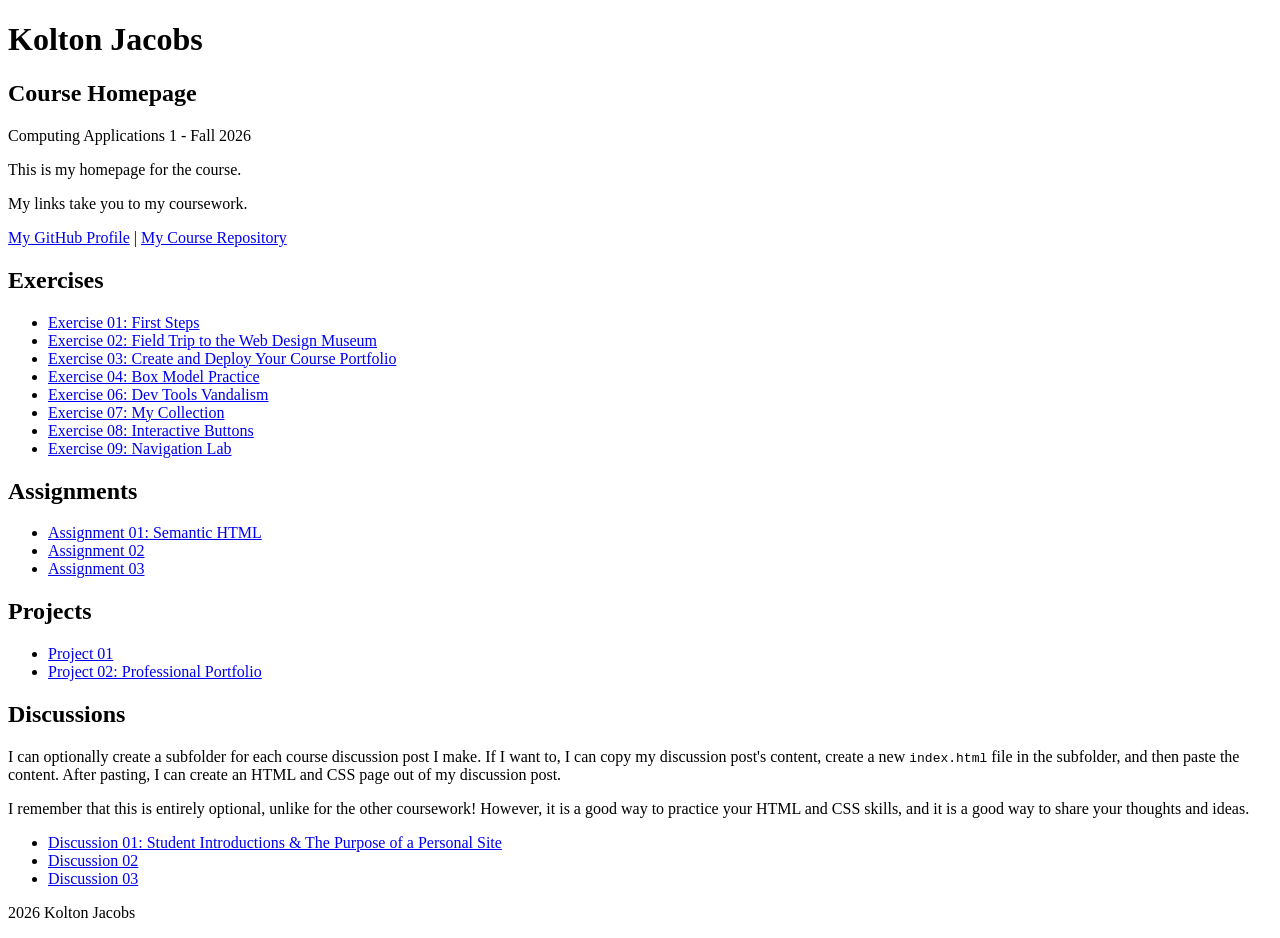
<file: index.html>
<!DOCTYPE html>

<html lang="en">
    <head>
        <meta charset="UTF-8" />
        <title>Course Homepage template</title>
        <meta charset="UTF-8" />
        <meta name="viewport" content="width=device-width, initial-scale=1.0" />
        <title>Kolton Jacobs - Course Homepage</title>
    </head>

    <body>
        <header>
            <h1>Kolton Jacobs</h1>
            <h2>Course Homepage</h2>
            <p>Computing Applications 1 - Fall 2026</p>
            <p>This is my homepage for the course.</p>
            <p>My links take you to my coursework.</p>
            <nav>
                <a href="https://github.com/Kolton-Jacobs">My GitHub Profile</a>
                |
                <a href="https://github.com/Kolton-Jacobs/Course-Portfolio">
                    My Course Repository
                </a>
            </nav>
        </header>

        <main>
            <section>
                <h2>Exercises</h2>
                <ul>
                    </li>
                    <li><a href="exercise-01/">Exercise 01: First Steps</a></li>
                    <li><a href="exercise-02/">Exercise 02: Field Trip to the Web Design Museum</a></li>
                    <li><a href="exercise-03/">Exercise 03: Create and Deploy Your Course Portfolio</a></li>
                    <li><a href="exercise-04/">Exercise 04: Box Model Practice</a></li>
                    <li><a href="exercise-06/">Exercise 06: Dev Tools Vandalism</a></li>
                    <li><a href="exercise-07/">Exercise 07: My Collection</a></li>
                    <li><a href="exercise-08/">Exercise 08: Interactive Buttons</a></li>
                    <li><a href="exercise-09/">Exercise 09: Navigation Lab</a></li>


                </ul>
            </section>

            <section>
                <h2>Assignments</h2>
                <ul>
                    </li>
                    <li><a href="assignment-01/">Assignment 01: Semantic HTML</a></li>
                    <li><a href="assignment-02/">Assignment 02</a></li>
                    <li><a href="assignment-03/">Assignment 03</a></li> 

                </ul>
            </section>

            <section>
                <h2>Projects</h2>
                <ul>
                    </li>
                    <li><a href="project-01/">Project 01</a></li>
                    <li><a href="project-02/">Project 02: Professional Portfolio</a></li>
                    
                </ul>
            </section>

            <section>
                <h2>Discussions</h2>
                <p>
                    I can optionally create a subfolder for each course
                    discussion post I make. If I want to, I can copy my
                    discussion post's content, create a new
                    <code>index.html</code>
                    file in the subfolder, and then paste the content. After
                    pasting, I can create an HTML and CSS page out of my
                    discussion post.
                </p>
                <p>
                    I remember that this is entirely optional, unlike for the
                    other coursework! However, it is a good way to practice your
                    HTML and CSS skills, and it is a good way to share your
                    thoughts and ideas.
                </p>
                <ul>
                    </li>
                    <li><a href="discussion-01/">Discussion 01: Student Introductions & The Purpose of a Personal Site</a></li>
                    <li><a href="discussion-02/">Discussion 02</a></li>
                    <li><a href="discussion-03/">Discussion 03</a></li>
                </ul>
            </section>
        </main>

        <footer>
            <p>2026 Kolton Jacobs</p>
        </footer>
    </body>
</html>
</file>
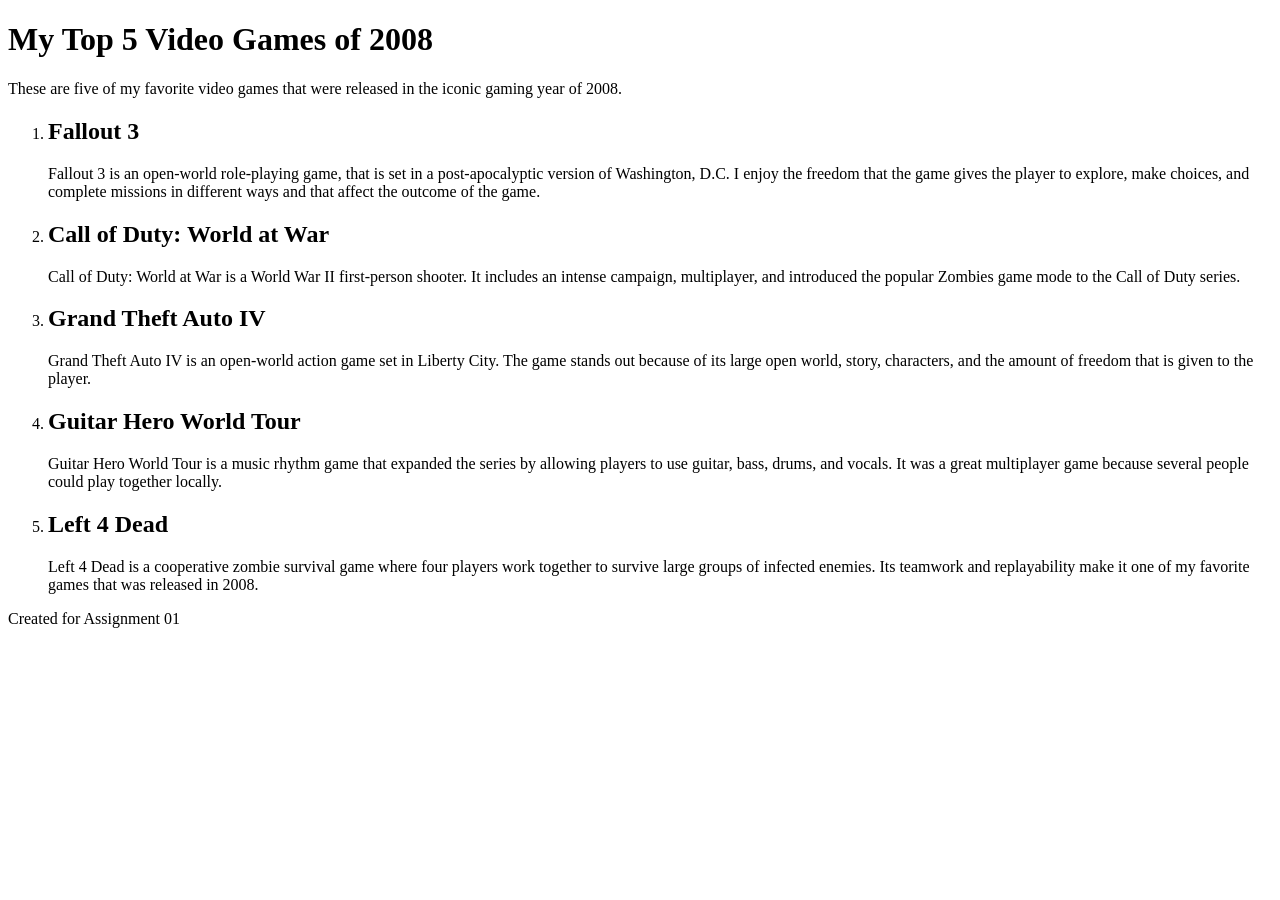
<file: Assignment 01: Semantic HTML /index.html>
<!DOCTYPE html>
<html lang="en">

<head>
  <meta charset="UTF-8">
  <meta name="viewport" content="width=device-width, initial-scale=1.0">
  <title>My top 5 Video Games of 2008</title>
</head>

<body>

  <header>
    <h1>My Top 5 Video Games of 2008</h1>
    <p>These are five of my favorite video games that were released in the iconic gaming year of 2008.</p>
  </header>

  <main>
    <ol>
      <li>
        <h2>Fallout 3</h2>
        <p>
          Fallout 3 is an open-world role-playing game, that is set in a post-apocalyptic
          version of Washington, D.C. I enjoy the freedom that the game gives the
          player to explore, make choices, and complete missions in different ways and that affect the outcome of the game.
        </p>
      </li>

      <li>
        <h2>Call of Duty: World at War</h2>
        <p>
          Call of Duty: World at War is a World War II first-person shooter.
          It includes an intense campaign, multiplayer, and introduced the
          popular Zombies game mode to the Call of Duty series.
        </p>
      </li>

      <li>
        <h2>Grand Theft Auto IV</h2>
        <p>
          Grand Theft Auto IV is an open-world action game set in Liberty City.
          The game stands out because of its large open world, story, characters,
          and the amount of freedom that is given to the player.
        </p>
      </li>

      <li>
        <h2>Guitar Hero World Tour</h2>
        <p>
          Guitar Hero World Tour is a music rhythm game that expanded the series
          by allowing players to use guitar, bass, drums, and vocals. It was a
          great multiplayer game because several people could play together locally.
        </p>
      </li>

      <li>
        <h2>Left 4 Dead</h2>
        <p>
          Left 4 Dead is a cooperative zombie survival game where four players
          work together to survive large groups of infected enemies. Its teamwork
          and replayability make it one of my favorite games that was released in 2008.
        </p>
      </li>
    </ol>
  </main>

  <footer>
    <p>Created for Assignment 01</p>
  </footer>

</body>

</html>
</file>
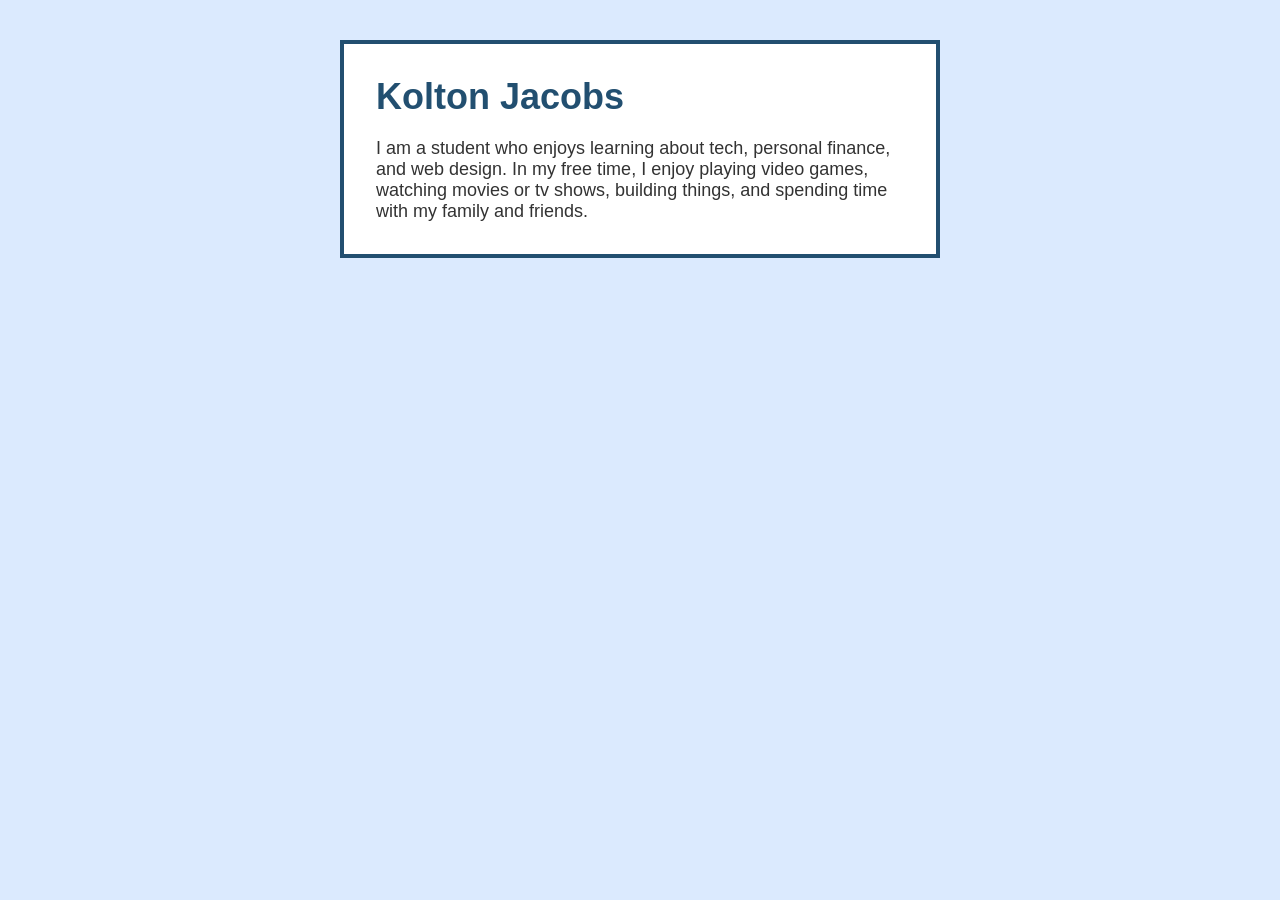
<file: exercise-04/index.html>
<!DOCTYPE html>
<html lang="en">
<head>
  <meta charset="UTF-8">
  <meta name="viewport" content="width=device-width, initial-scale=1.0">

  <title>Kolton Jacobs</title>

  <link rel="stylesheet" href="style.css">
</head>

<body>

  <div class="card">
    <h1>Kolton Jacobs</h1>

    <p>
      I am a student who enjoys learning about tech, personal finance,
      and web design. In my free time, I enjoy playing video games, watching
      movies or tv shows, building things, and spending time with my family and friends.
    </p>
  </div>

</body>
</html>
</file>
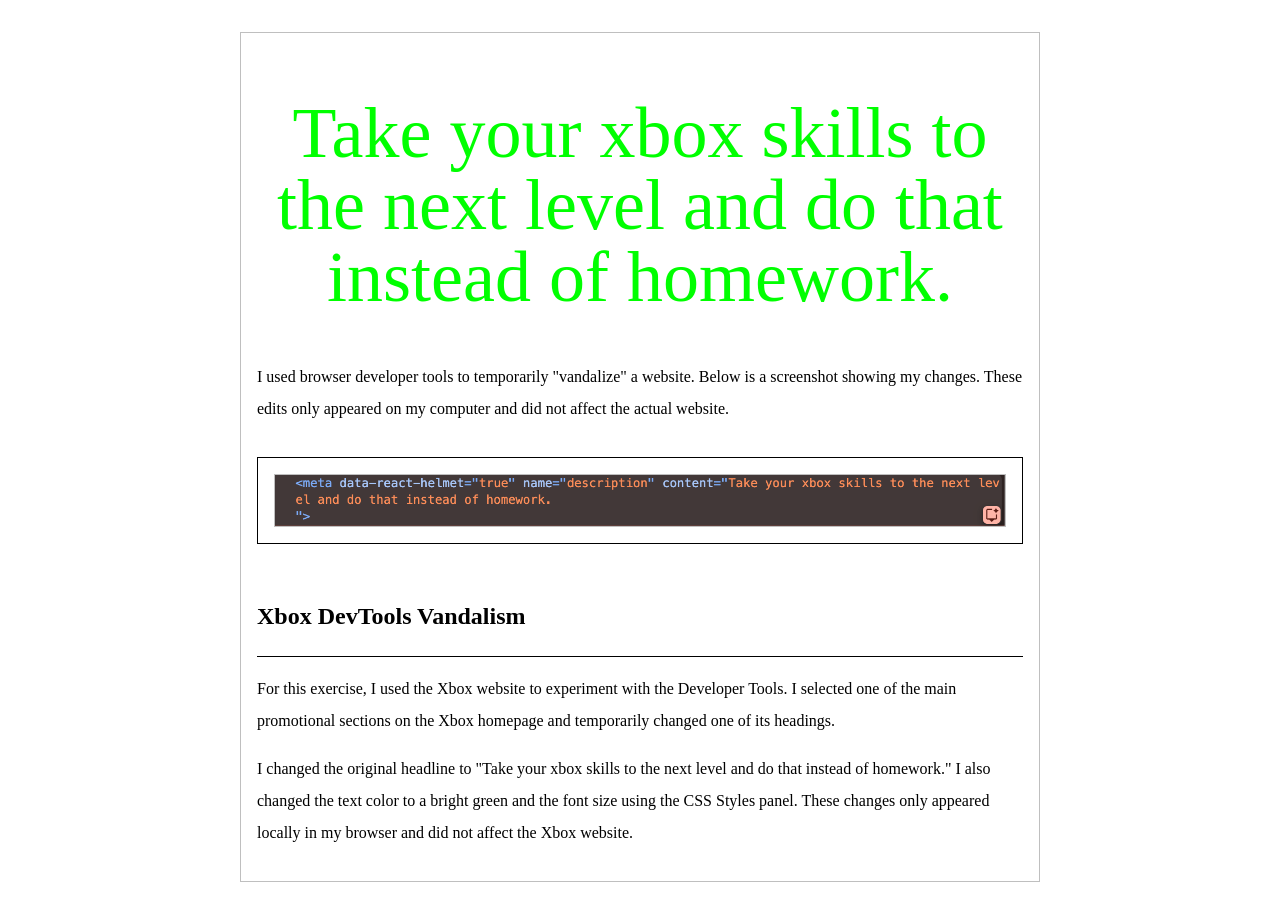
<file: exercise-06/index.html>
<!DOCTYPE html>
<html lang="en">

<head>
    <meta charset="UTF-8" />
    <meta name="viewport" content="width=device-width, initial-scale=1.0" />
    <title>Week 04 Exercise 01 - My Dev Tools Vandalism</title>
    <link rel="stylesheet" href="./style.css" />
</head>

<body>
    <main>
        <h1>Take your xbox skills to the next level and do that instead of homework.</h1>
        <p>
            I used browser developer tools to temporarily "vandalize" a
            website. Below is a screenshot showing my changes. These edits
            only appeared on my computer and did not affect the actual
            website.
        </p>
        <div class="screenshot-container">
            <!-- 
                IMPORTANT: Update the src attribute below to match your screenshot filename.
                Example: If your screenshot is named "apple-dot-com-but-with-papyrus-font.png", change the line to:
                src="./apple-dot-com-but-with-papyrus-font.png"
            -->
            <img src="xbox-devtools.png"
             alt="Modified Xbox homepage created using Chrome Developer Tools">
        </div>
        <h2>Xbox DevTools Vandalism</h2>
        <p>
            For this exercise, I used the Xbox website to experiment with the Developer Tools. I selected one of the main promotional sections on the Xbox homepage and temporarily changed one of its headings.
        
        </p>
        <p>
            I changed the original headline to "Take your xbox skills to the next level and do that instead of homework." I also changed the text color to a bright green and the font size using the CSS Styles panel. These changes only appeared locally in my browser and did not affect the Xbox website.
        </p>
    </main>
</body>

</html>
</file>
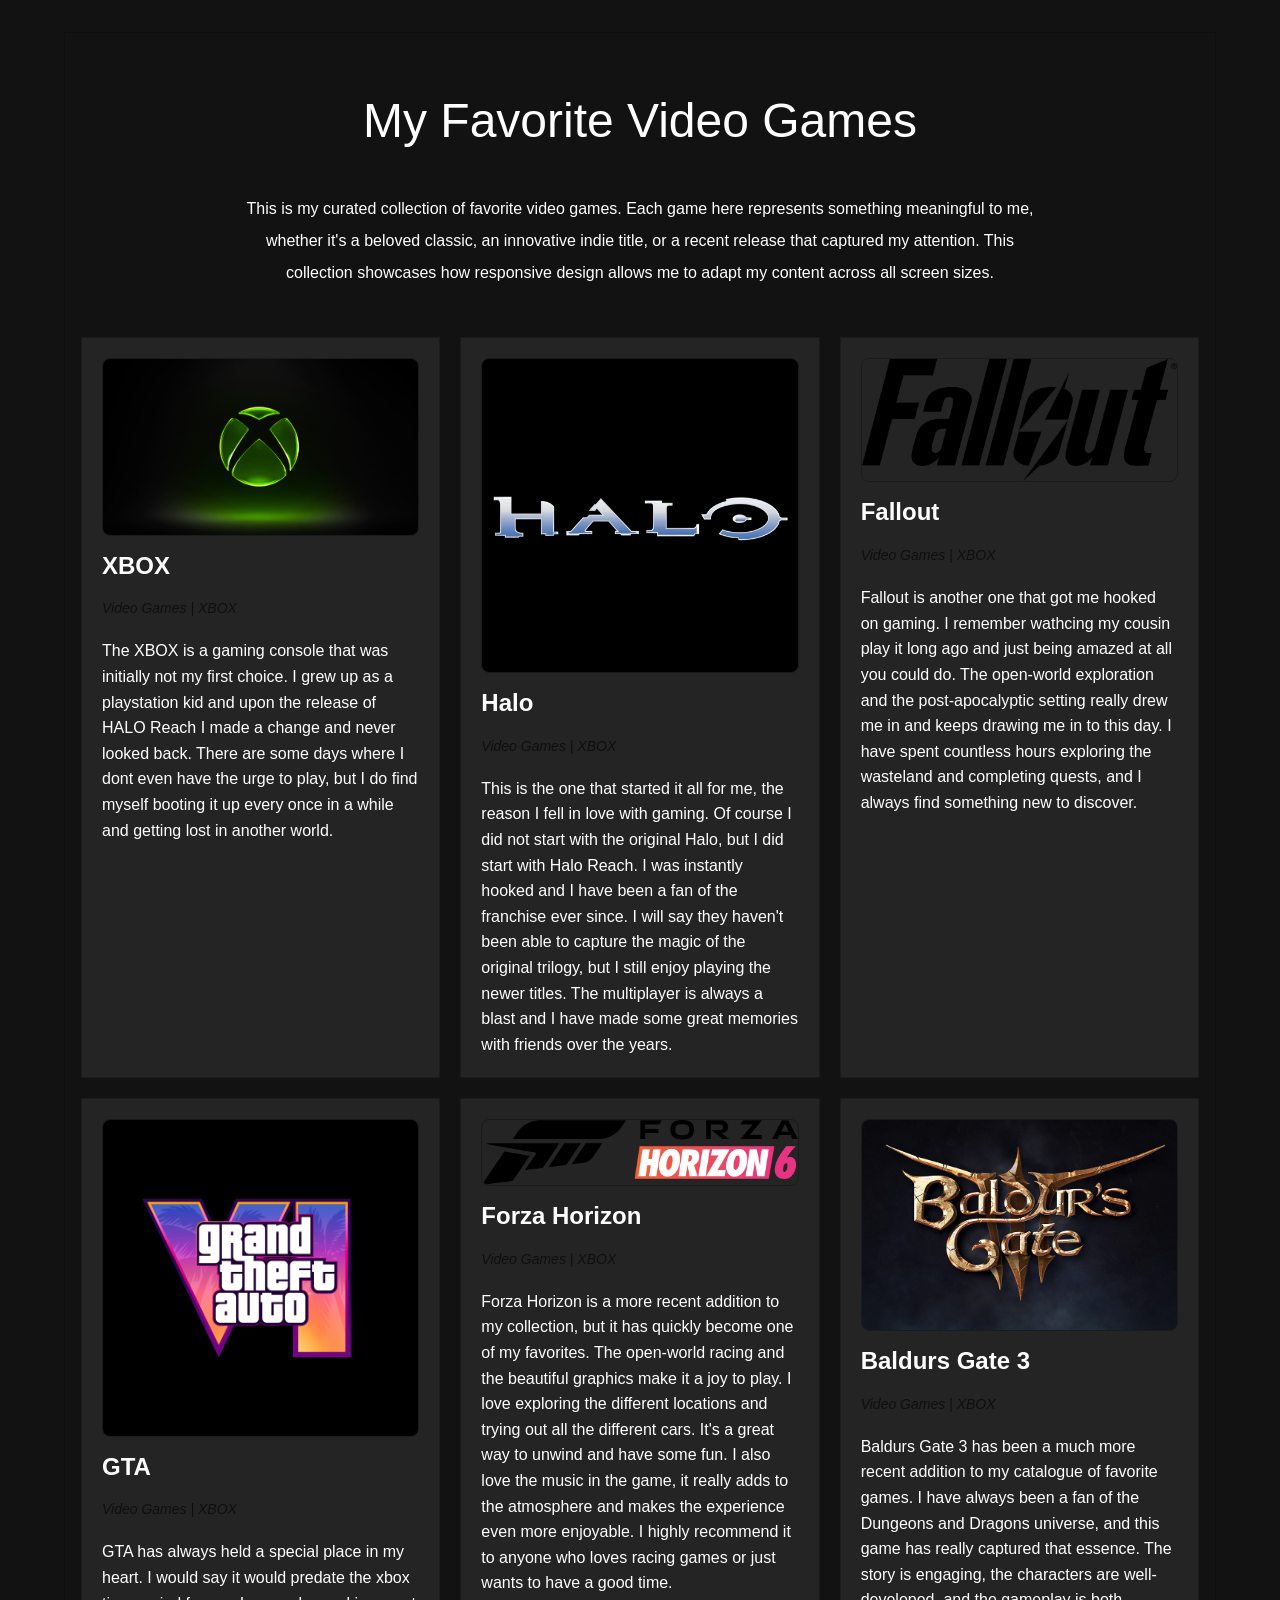
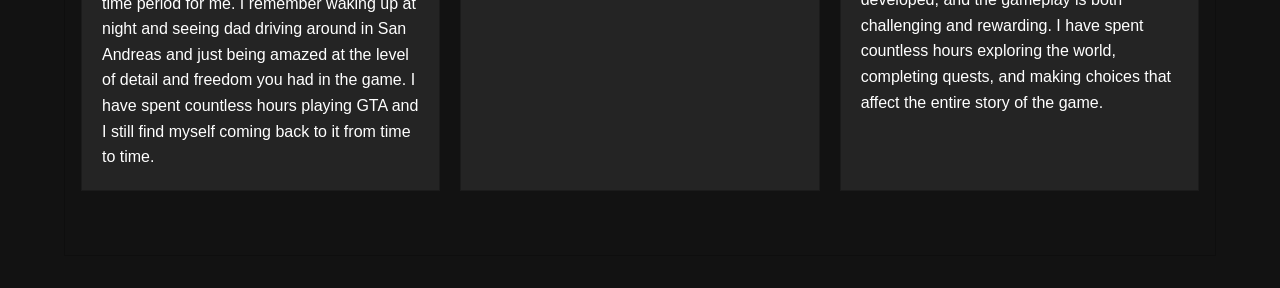
<file: exercise-07/index.html>
<!DOCTYPE html>
<html lang="en">

<head>
    <meta charset="UTF-8" />
    <meta name="viewport" content="width=device-width, initial-scale=1.0" />
    <title>Week 04 Exercise 02 - My Favorite Video Games</title>
    <link rel="stylesheet" href="./style.css" />
</head>

<body>
    <main>
        <h1>My Favorite Video Games</h1>
        
        <p>
            This is my curated collection of favorite video games. Each game here represents something meaningful to me,
            whether it's a beloved classic, an innovative indie title, or a recent release that captured my attention. This collection showcases
            how responsive design allows me to adapt my content across all screen sizes.
        </p>

        <div class="collection-grid">

            <div class="collection-card">
                <img src="XBOX logo.png" alt="XBOX Logo" />
                <h2>XBOX</h2>
                <p class="details">Video Games | XBOX</p>
                <p class="description">
                    The XBOX is a gaming console that was initially not my first choice. I grew up as a playstation kid and upon the release of HALO Reach I made a change and never looked back. 
                    There are some days where I dont even have the urge to play, but I do find myself booting it up every once in a while and getting lost in another world.
                </p>
            </div>

            <div class="collection-card">
                <img src="HALO logo.png" alt="Halo" />
                <h2>Halo</h2>
                <p class="details">Video Games | XBOX</p>
                <p class="description">
                    This is the one that started it all for me, the reason I fell in love with gaming. Of course I did not start with the original Halo, but I did start with Halo Reach. I was instantly hooked and I have been a fan of the franchise ever since.
                    I will say they haven't been able to capture the magic of the original trilogy, but I still enjoy playing the newer titles. The multiplayer is always a blast and I have made some great memories with friends over the years.
                </p>
            </div>

            <div class="collection-card">
                <img src="Fallout logo.webp" alt="Fallout" />
                <h2>Fallout</h2>
                <p class="details">Video Games | XBOX</p>
                <p class="description">
                    Fallout is another one that got me hooked on gaming. I remember wathcing my cousin play it long ago and just being amazed at all you could do.
                    The open-world exploration and the post-apocalyptic setting really drew me in and keeps drawing me in to this day. I have spent countless hours exploring the wasteland and completing quests, and I always find something new to discover.
                </p>
            </div>

            <div class="collection-card">
                <img src="GTA 6 logo.jpg" alt="GTA" />
                <h2>GTA</h2>
                <p class="details">Video Games | XBOX</p>
                <p class="description">
                    GTA has always held a special place in my heart. I would say it would predate the xbox time period for me. I remember waking up at night and seeing dad driving around in San Andreas and just being amazed at the level of detail and freedom you had in the game. I have spent countless hours playing GTA and I still find myself coming back to it from time to time.
                </p>
            </div>

            <div class="collection-card">
                <img src="Forza_Horizon_6_logo.webp" alt="Forza Horizon" />
                <h2>Forza Horizon</h2>
                <p class="details">Video Games | XBOX</p>
                <p class="description">
                    Forza Horizon is a more recent addition to my collection, but it has quickly become one of my favorites. The open-world racing and the beautiful graphics make it a joy to play. I love exploring the different locations and trying out all the different cars. It's a great way to unwind and have some fun.
                    I also love the music in the game, it really adds to the atmosphere and makes the experience even more enjoyable. I highly recommend it to anyone who loves racing games or just wants to have a good time.
                </p>
            </div>

            <div class="collection-card">
                <img src="baldurs gate logo.jpg" alt="Baldurs Gate 3" />
                <h2>Baldurs Gate 3</h2>
                <p class="details">Video Games | XBOX</p>
                <p class="description">
                   Baldurs Gate 3 has been a much more recent addition to my catalogue of favorite games. I have always been a fan of the Dungeons and Dragons universe, and this game has really captured that essence. The story is engaging, the characters are well-developed, and the gameplay is both challenging and rewarding.
                    I have spent countless hours exploring the world, completing quests, and making choices that affect the entire story of the game.
                </p>
            </div>
        </div>
    </main>
</body>

</html>
</file>
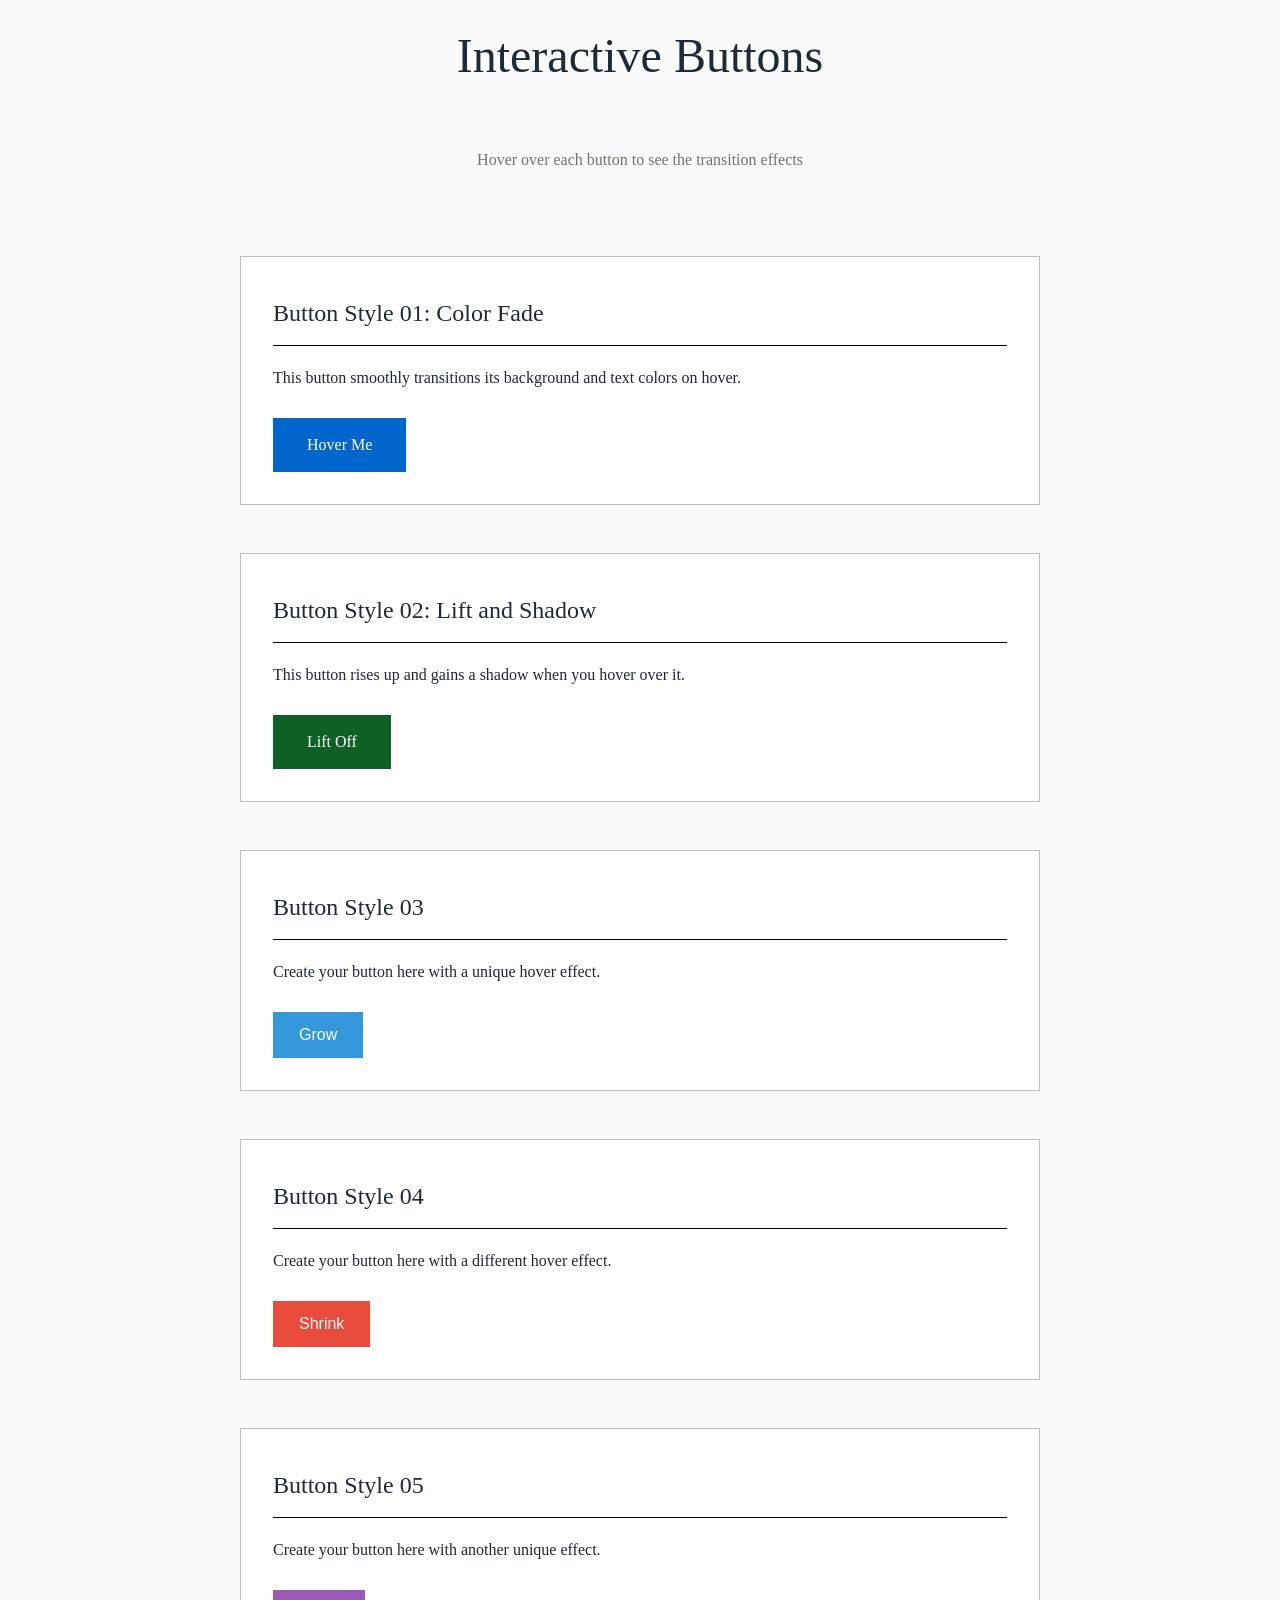
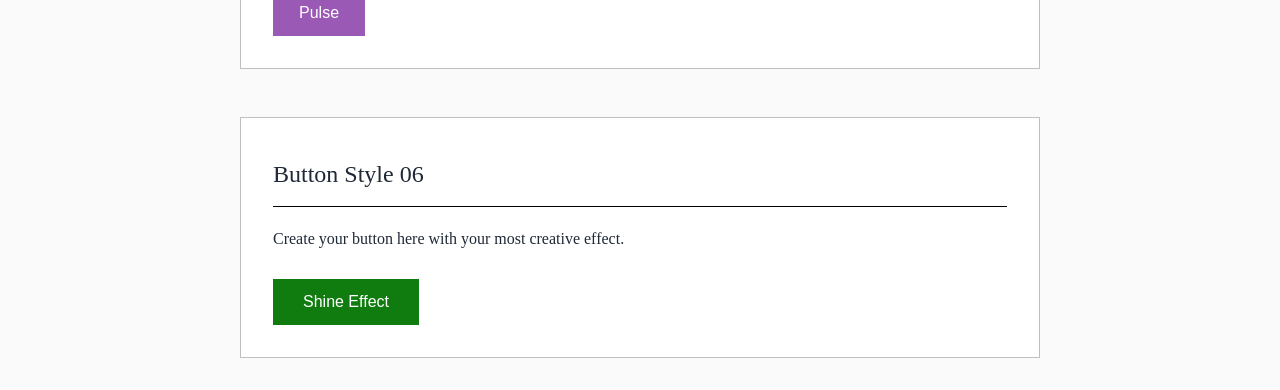
<file: exercise-08/index.html>
<!DOCTYPE html>
<html lang="en">

<head>
    <meta charset="UTF-8">
    <meta name="viewport" content="width=device-width, initial-scale=1.0">
    <title>Exercises Week 05 Exercise 01: Interactive Buttons</title>
    <link rel="stylesheet" href="./style.css">
</head>

<body>
    <div class="container">
        <h1>Interactive Buttons</h1>
        <p class="subtitle">Hover over each button to see the transition effects</p>

        <section class="button-section">
            <h2>Button Style 01: Color Fade</h2>
            <p>This button smoothly transitions its background and text colors on hover.</p>
            <button class="button-01">Hover Me</button>
        </section>


        <section class="button-section">
            <h2>Button Style 02: Lift and Shadow</h2>
            <p>This button rises up and gains a shadow when you hover over it.</p>
            <button class="button-02">Lift Off</button>
        </section>

        <section class="button-section">
            <h2>Button Style 03</h2>
            <p>Create your button here with a unique hover effect.</p>
            <button class="button-03">Grow</button>
        </section>

        <section class="button-section">
            <h2>Button Style 04</h2>
            <p>Create your button here with a different hover effect.</p>
            <button class="button-04">Shrink</button>
        </section>

        <section class="button-section">
            <h2>Button Style 05</h2>
            <p>Create your button here with another unique effect.</p>
            <button class="button-05">Pulse</button>
        </section>

        <section class="button-section">
            <h2>Button Style 06</h2>
            <p>Create your button here with your most creative effect.</p>
            <button class="button-06">Shine Effect</button>
        </section>
    </div>
</body>

</html>
</file>
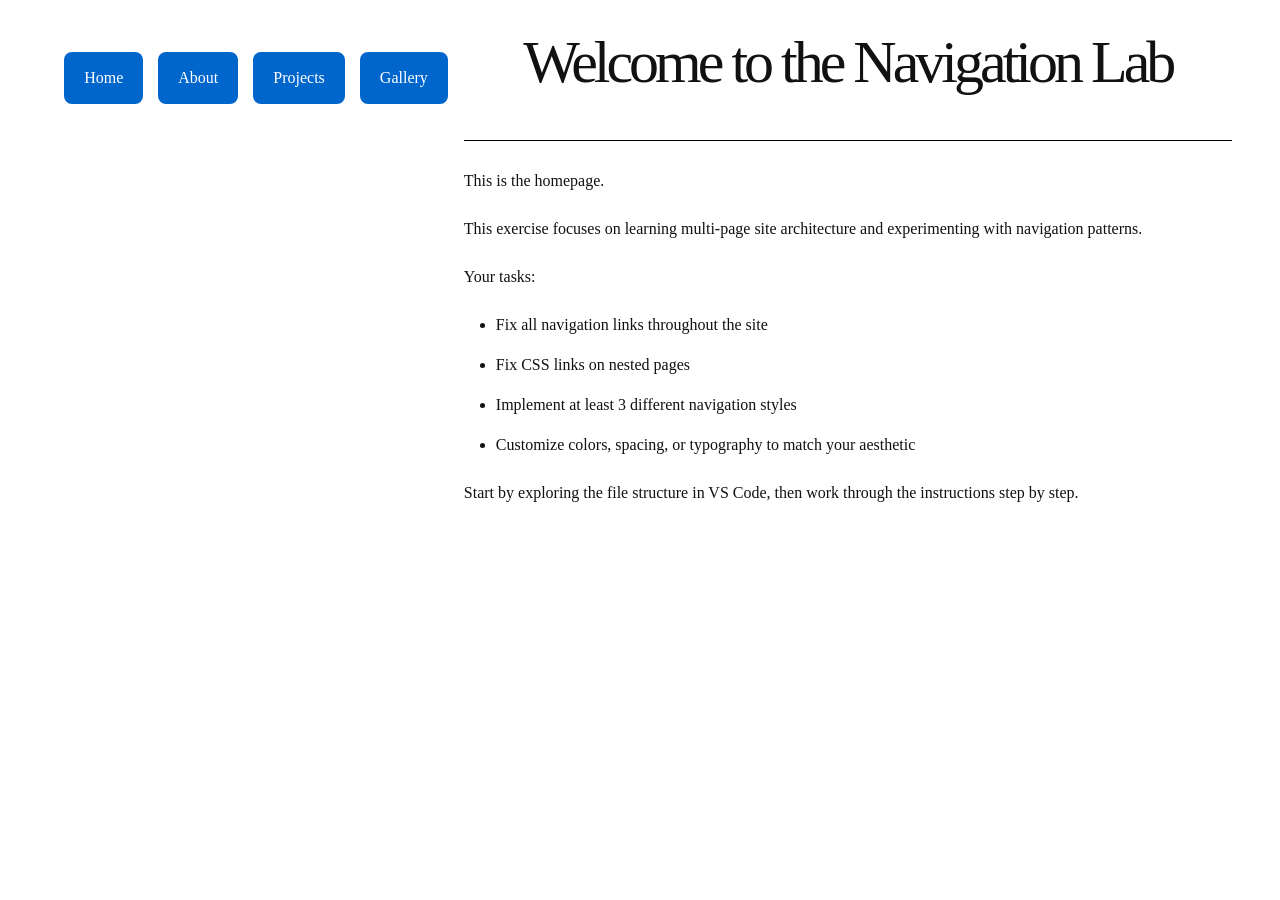
<file: exercise-09/index.html>
<!DOCTYPE html>
<html lang="en">

<head>
  <meta charset="UTF-8">
  <meta name="viewport" content="width=device-width, initial-scale=1.0">
  <title>Navigation Lab - Home</title>
  <link rel="stylesheet" href="css/style.css">
</head>

<body>

  <nav class="nav-custom">
    <ul>
      <li><a href="index.html">Home</a></li>
      <li><a href="about.html">About</a></li>
      <li><a href="projects/">Projects</a></li>
      <li><a href="gallery/">Gallery</a></li>
    </ul>
  </nav>

  <main>
    <h1>Welcome to the Navigation Lab</h1>

    <p>This is the homepage.</p>
    <p>This exercise focuses on learning multi-page site architecture and experimenting with navigation patterns.</p>

    <p>Your tasks:</p>
    <ul>
      <li>Fix all navigation links throughout the site</li>
      <li>Fix CSS links on nested pages</li>
      <li>Implement at least 3 different navigation styles</li>
      <li>Customize colors, spacing, or typography to match your aesthetic</li>
    </ul>

    <p>Start by exploring the file structure in VS Code, then work through the instructions step by step.</p>
  </main>

</body>

</html>
</file>
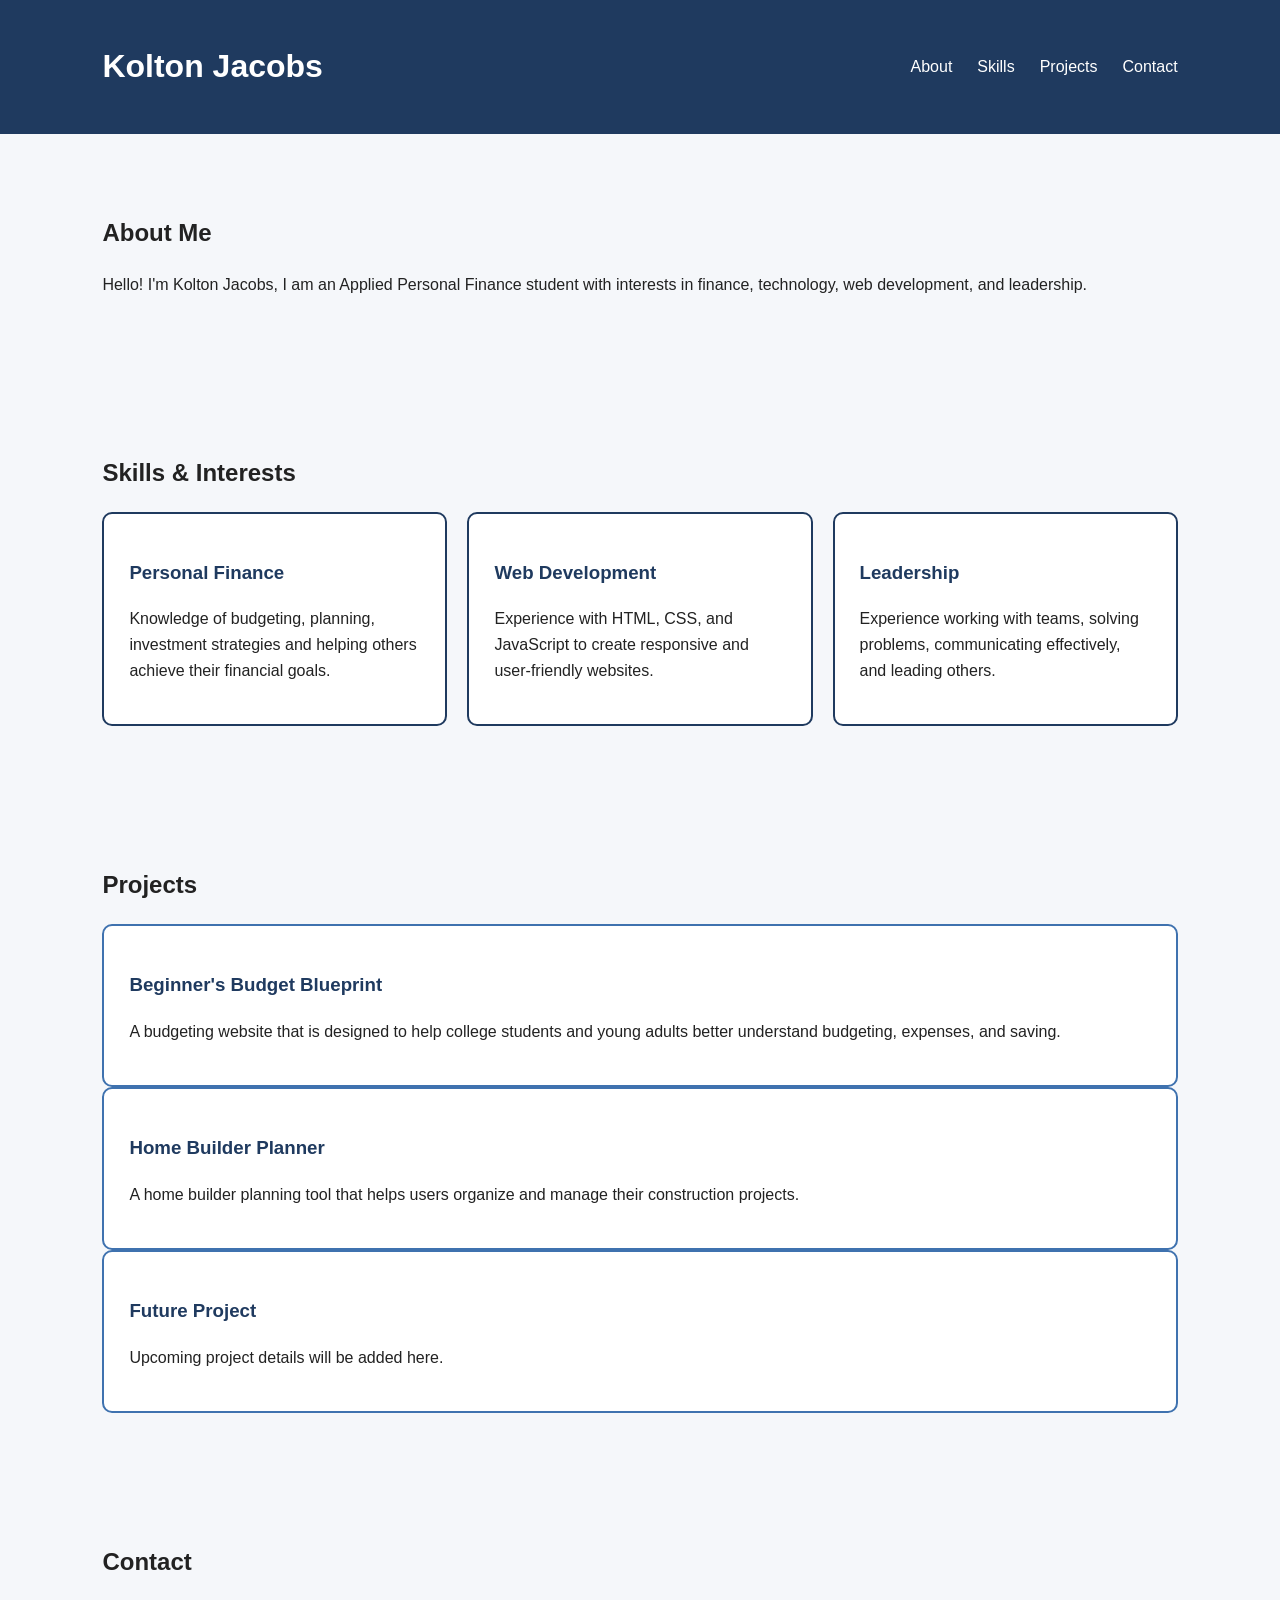
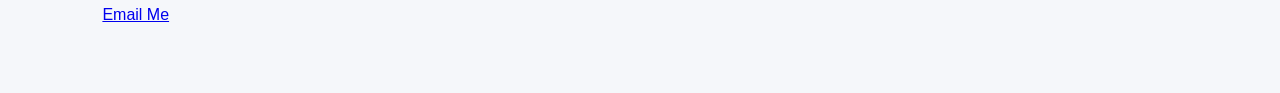
<file: project-01/index.html>
<!DOCTYPE html>
<html lang="en">

<head>
    <meta charset="UTF-8">
    <meta name="viewport" content="width=device-width, initial-scale=1.0">
    <title>Kolton Jacobs | Portfolio</title>

    <link rel="stylesheet" href="./style.css">
</head>

<body>
    <header>
        <h1>Kolton Jacobs</h1>
        
        <nav>
            <a href="#about">About</a>
            <a href="#skills">Skills</a>
            <a href="#projects">Projects</a>
            <a href="#contact">Contact</a>
        </nav>

    </header>

    <main>

        <section id="about">
            <h2>About Me</h2>
            
            <p>Hello! I'm Kolton Jacobs, I am an Applied Personal Finance student with interests in finance, technology, web development, and leadership.</p>
        </section>

        <section id="skills">

            <h2>Skills & Interests</h2>

            <div class="skill-container">

                <div class="skill-card">
                    <h3>Personal Finance</h3>
                    <p>Knowledge of budgeting, planning, investment strategies and helping others achieve their financial goals.</p>
                </div>

                <div class="skill-card">
                    <h3>Web Development</h3>
                    <p>Experience with HTML, CSS, and JavaScript to create responsive and user-friendly websites.</p>
                </div>

                <div class="skill-card">
                    <h3>Leadership</h3>
                    <p>Experience working with teams, solving problems, communicating effectively, and leading others.</p>
                </div>

            </div>
            
        </section>

        <section id="projects">

            <h2>Projects</h2>

            <div class="project container">

                <div class="project-card">
                    <h3>Beginner's Budget Blueprint</h3>
                    <p>A budgeting website that is designed to help college students and young adults better understand budgeting, expenses, and saving.</p>
                </div>

                <div class="project-card">
                    <h3>Home Builder Planner</h3>
                    <p>A home builder planning tool that helps users organize and manage their construction projects.</p>
                </div>

                <div class="project-card">
                    <h3>Future Project</h3>
                    <p>Upcoming project details will be added here.</p>
                </div>

            </div>
            
        </section>

    </main>

    <footer id="contact">

        <h2>Contact</h2>

        <p>
            <a href="mailto:koljacob@ttu.edu">Email Me
            </a>
        </p>

    </footer>
    
</body>

</html>
</file>
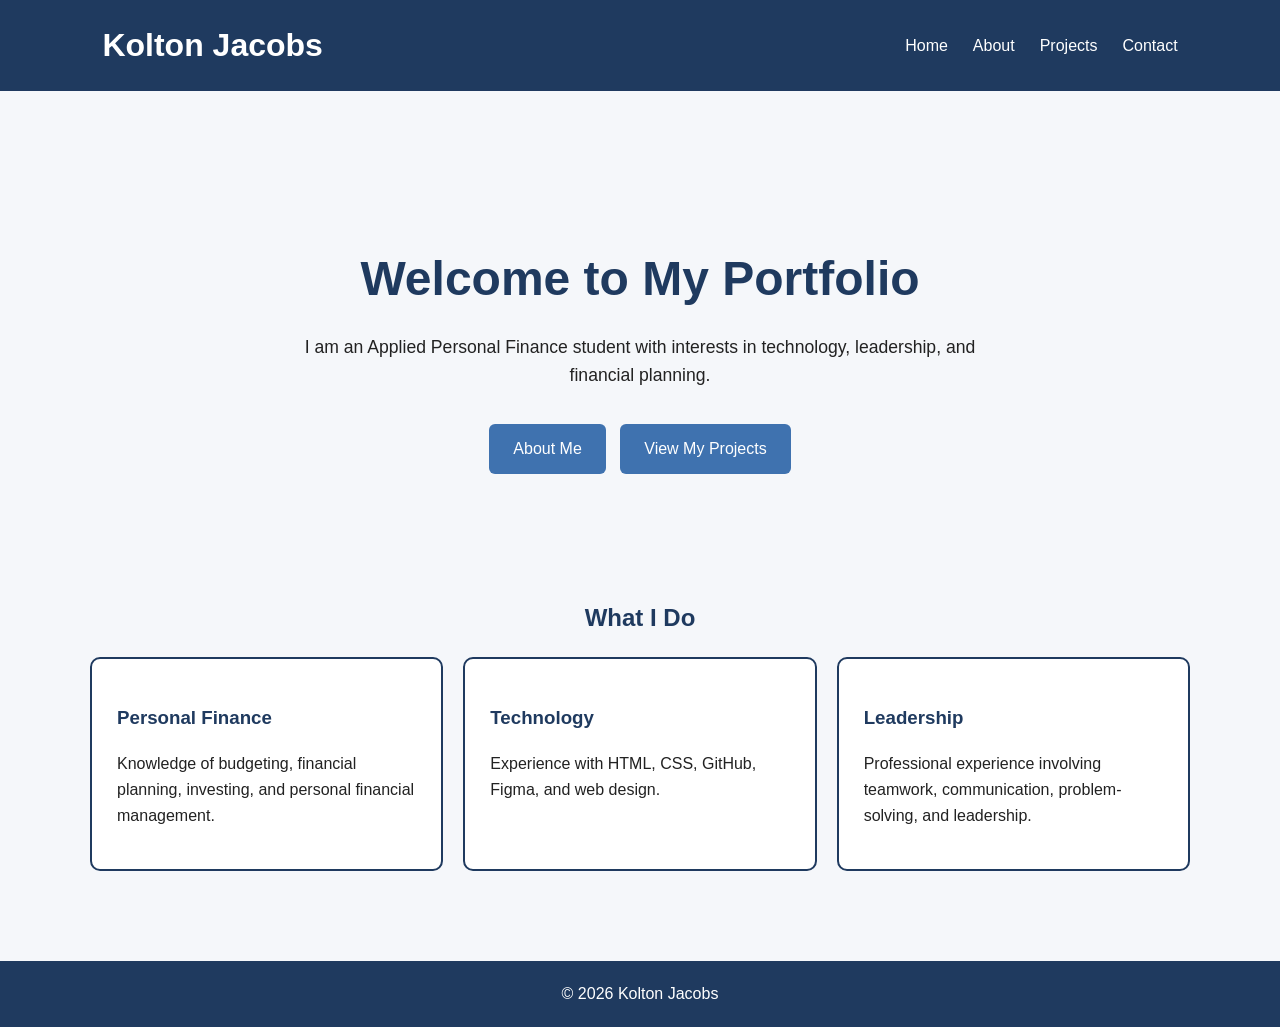
<file: project-02/index.html>
<!DOCTYPE html>
<html lang="en">

<head>
    <meta charset="UTF-8">
    <meta name="viewport" content="width=device-width, initial-scale=1.0">
    <title>Kolton Jacobs | Portfolio</title>

    <link rel="stylesheet" href="./style.css">
</head>

<body>

    <header>
        <h1>Kolton Jacobs</h1>

        <nav>
            <a href="index.html">Home</a>
            <a href="about.html">About</a>
            <a href="projects.html">Projects</a>
            <a href="contact.html">Contact</a>
        </nav>
    </header>

    <main>

        <section class="hero">
            <h2>Welcome to My Portfolio</h2>

            <p>
                I am an Applied Personal Finance student with interests in
                technology, leadership, and financial planning.
            </p>

            <a class="button" href="about.html">About Me</a>
            <a class="button" href="projects.html">View My Projects</a>
        </section>


        <section class="featured-skills">

            <h2>What I Do</h2>

            <div class="skill-container">

                <div class="skill-card">
                    <h3>Personal Finance</h3>
                    <p>
                        Knowledge of budgeting, financial planning,
                        investing, and personal financial management.
                    </p>
                </div>

                <div class="skill-card">
                    <h3>Technology</h3>
                    <p>
                        Experience with HTML, CSS, GitHub, Figma,
                        and web design.
                    </p>
                </div>

                <div class="skill-card">
                    <h3>Leadership</h3>
                    <p>
                        Professional experience involving teamwork,
                        communication, problem-solving, and leadership.
                    </p>
                </div>

            </div>

        </section>

    </main>


    <footer>
        <p>&copy; 2026 Kolton Jacobs</p>
    </footer>

</body>

</html>
</file>
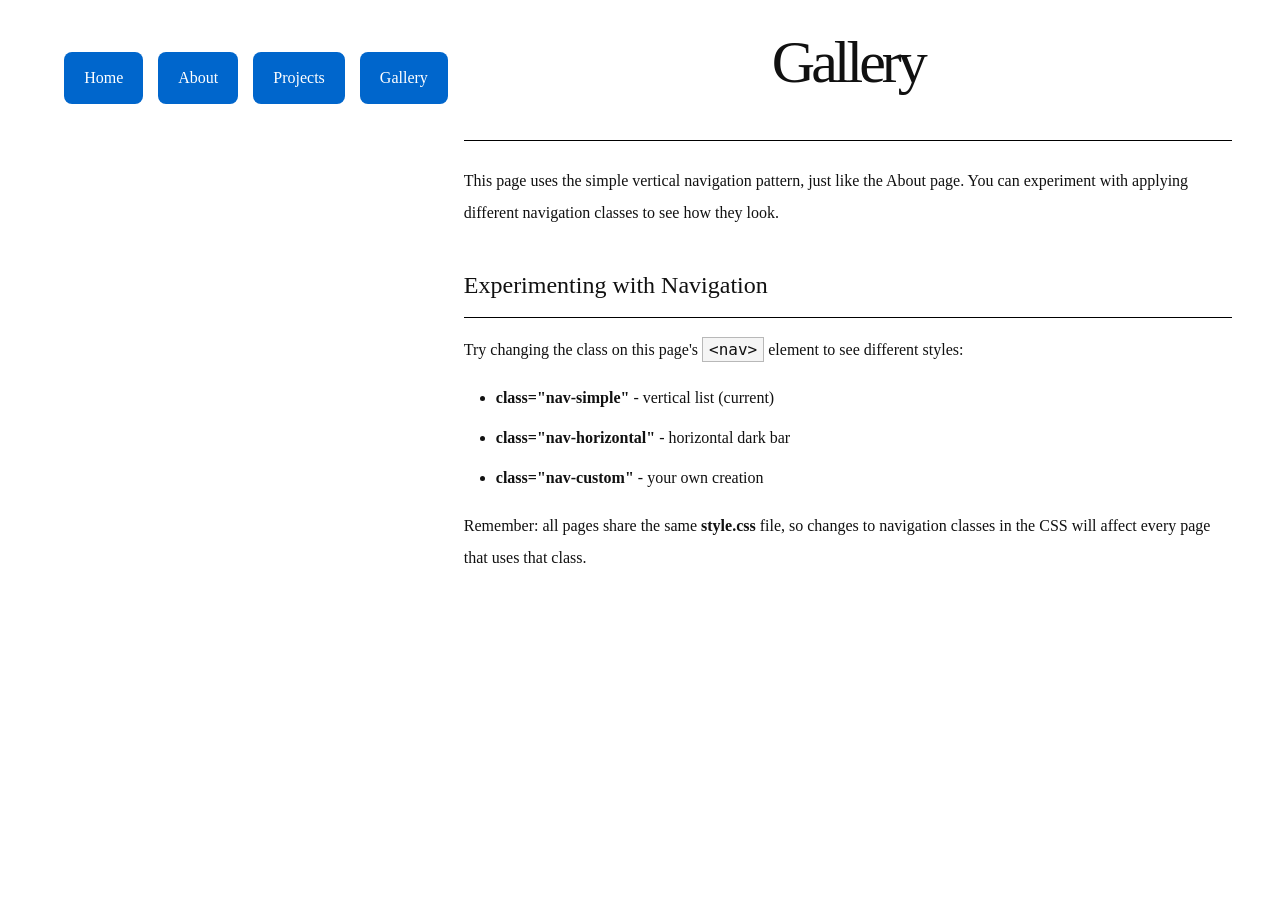
<file: exercise-09/gallery/index.html>
<!DOCTYPE html>
<html lang="en">

<head>
  <meta charset="UTF-8">
  <meta name="viewport" content="width=device-width, initial-scale=1.0">
  <title>Navigation Lab - Gallery</title>
  <link rel="stylesheet" href="../css/style.css">
</head>

<body>

  <nav class="nav-custom">
    <ul>
      <li><a href="../index.html">Home</a></li>
      <li><a href="../about.html">About</a></li>
      <li><a href="../projects/">Projects</a></li>
      <li><a href="index.html">Gallery</a></li>
    </ul>
  </nav>

  <main>
    <h1>Gallery</h1>

    <p>This page uses the simple vertical navigation pattern, just like the About page. You can experiment with applying
      different navigation classes to see how they look.</p>

    <h2>Experimenting with Navigation</h2>

    <p>Try changing the class on this page's <code>&lt;nav&gt;</code> element to see different styles:</p>

    <ul>
      <li><strong>class="nav-simple"</strong> - vertical list (current)</li>
      <li><strong>class="nav-horizontal"</strong> - horizontal dark bar</li>
      <li><strong>class="nav-custom"</strong> - your own creation</li>
    </ul>

    <p>Remember: all pages share the same <strong>style.css</strong> file, so changes to navigation classes in the CSS
      will affect every page that uses that class.</p>
  </main>

</body>

</html>
</file>
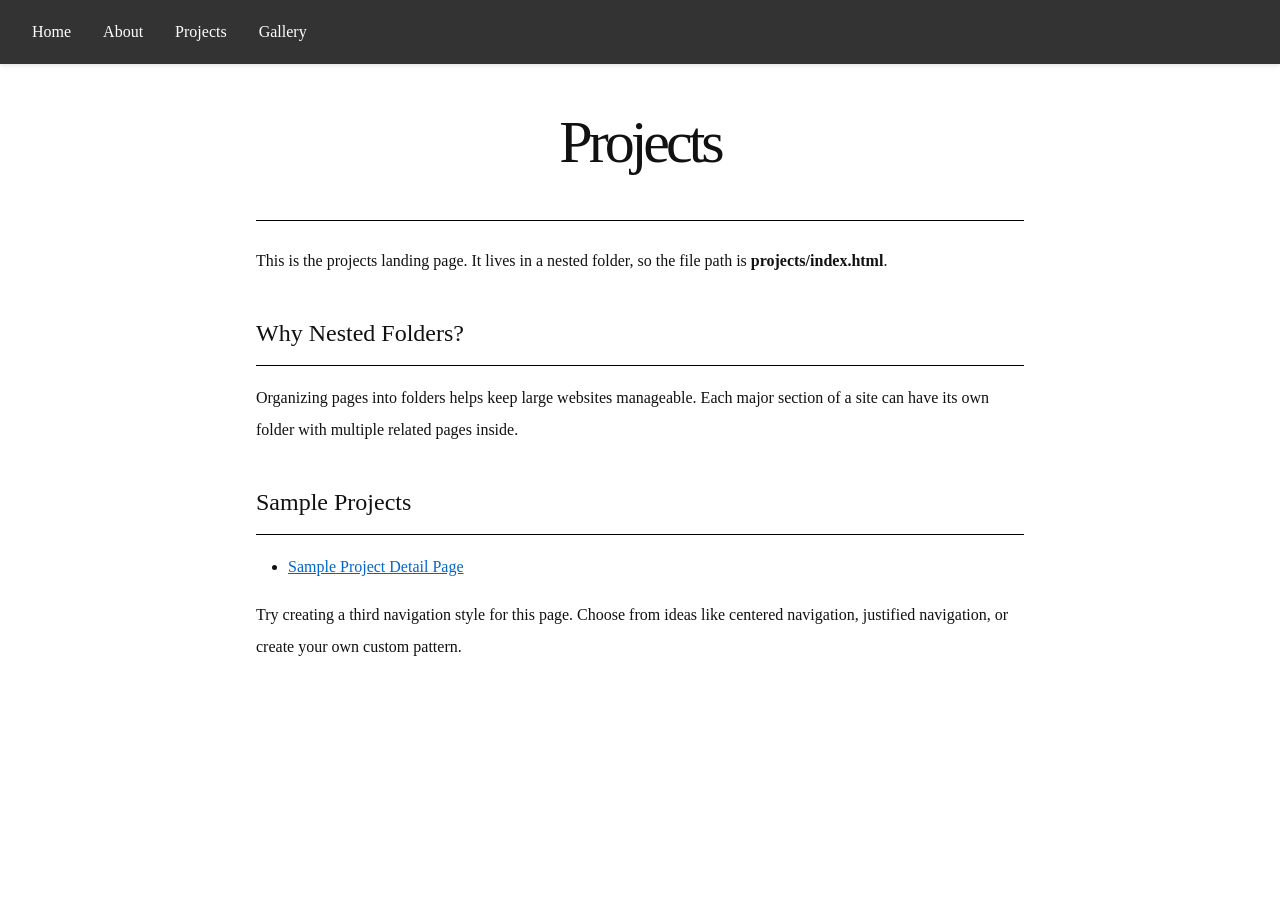
<file: exercise-09/projects/index.html>
<!DOCTYPE html>
<html lang="en">

<head>
  <meta charset="UTF-8">
  <meta name="viewport" content="width=device-width, initial-scale=1.0">
  <title>Navigation Lab - Projects</title>
  <link rel="stylesheet" href="../css/style.css">
</head>

<body>

  <nav class="nav-horizontal">
    <ul>
      <li><a href="../index.html">Home</a></li>
      <li><a href="../about.html">About</a></li>
      <li><a href="index.html">Projects</a></li>
      <li><a href="../gallery/">Gallery</a></li>
    </ul>
  </nav>

  <main>
    <h1>Projects</h1>

    <p>This is the projects landing page. It lives in a nested folder, so the file path is
      <strong>projects/index.html</strong>.
    </p>

    <h2>Why Nested Folders?</h2>

    <p>Organizing pages into folders helps keep large websites manageable. Each major section of a site can have its own
      folder with multiple related pages inside.</p>

    <h2>Sample Projects</h2>

    <ul>
      <li><a href="project-detail.html">Sample Project Detail Page</a></li>
    </ul>

    <p>Try creating a third navigation style for this page. Choose from ideas like centered navigation, justified
      navigation, or create your own custom pattern.</p>
  </main>

</body>

</html>
</file>
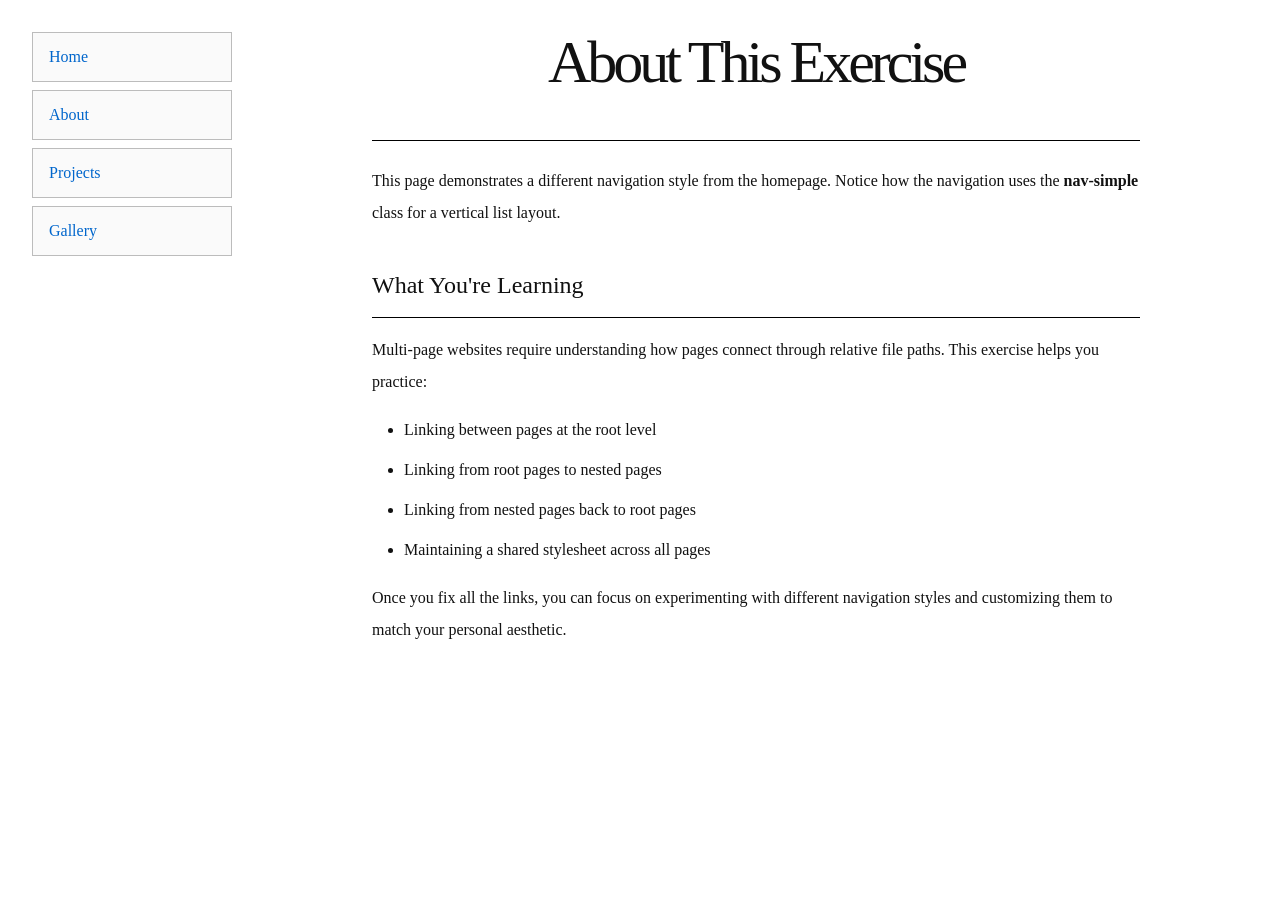
<file: exercise-09/about.html>
<!DOCTYPE html>
<html lang="en">

<head>
  <meta charset="UTF-8">
  <meta name="viewport" content="width=device-width, initial-scale=1.0">
  <title>Navigation Lab - About</title>
  <link rel="stylesheet" href="css/style.css">
</head>

<body>

  <nav class="nav-simple">
    <ul>
      <li><a href="index.html">Home</a></li>
      <li><a href="about.html">About</a></li>
      <li><a href="projects/">Projects</a></li>
      <li><a href="gallery/">Gallery</a></li>
    </ul>
  </nav>

  <main>
    <h1>About This Exercise</h1>

    <p>This page demonstrates a different navigation style from the homepage. Notice how the navigation uses the
      <strong>nav-simple</strong> class for a vertical list layout.
    </p>

    <h2>What You're Learning</h2>

    <p>Multi-page websites require understanding how pages connect through relative file paths. This exercise helps you
      practice:</p>

    <ul>
      <li>Linking between pages at the root level</li>
      <li>Linking from root pages to nested pages</li>
      <li>Linking from nested pages back to root pages</li>
      <li>Maintaining a shared stylesheet across all pages</li>
    </ul>

    <p>Once you fix all the links, you can focus on experimenting with different navigation styles and customizing them
      to match your personal aesthetic.</p>
  </main>

</body>

</html>
</file>
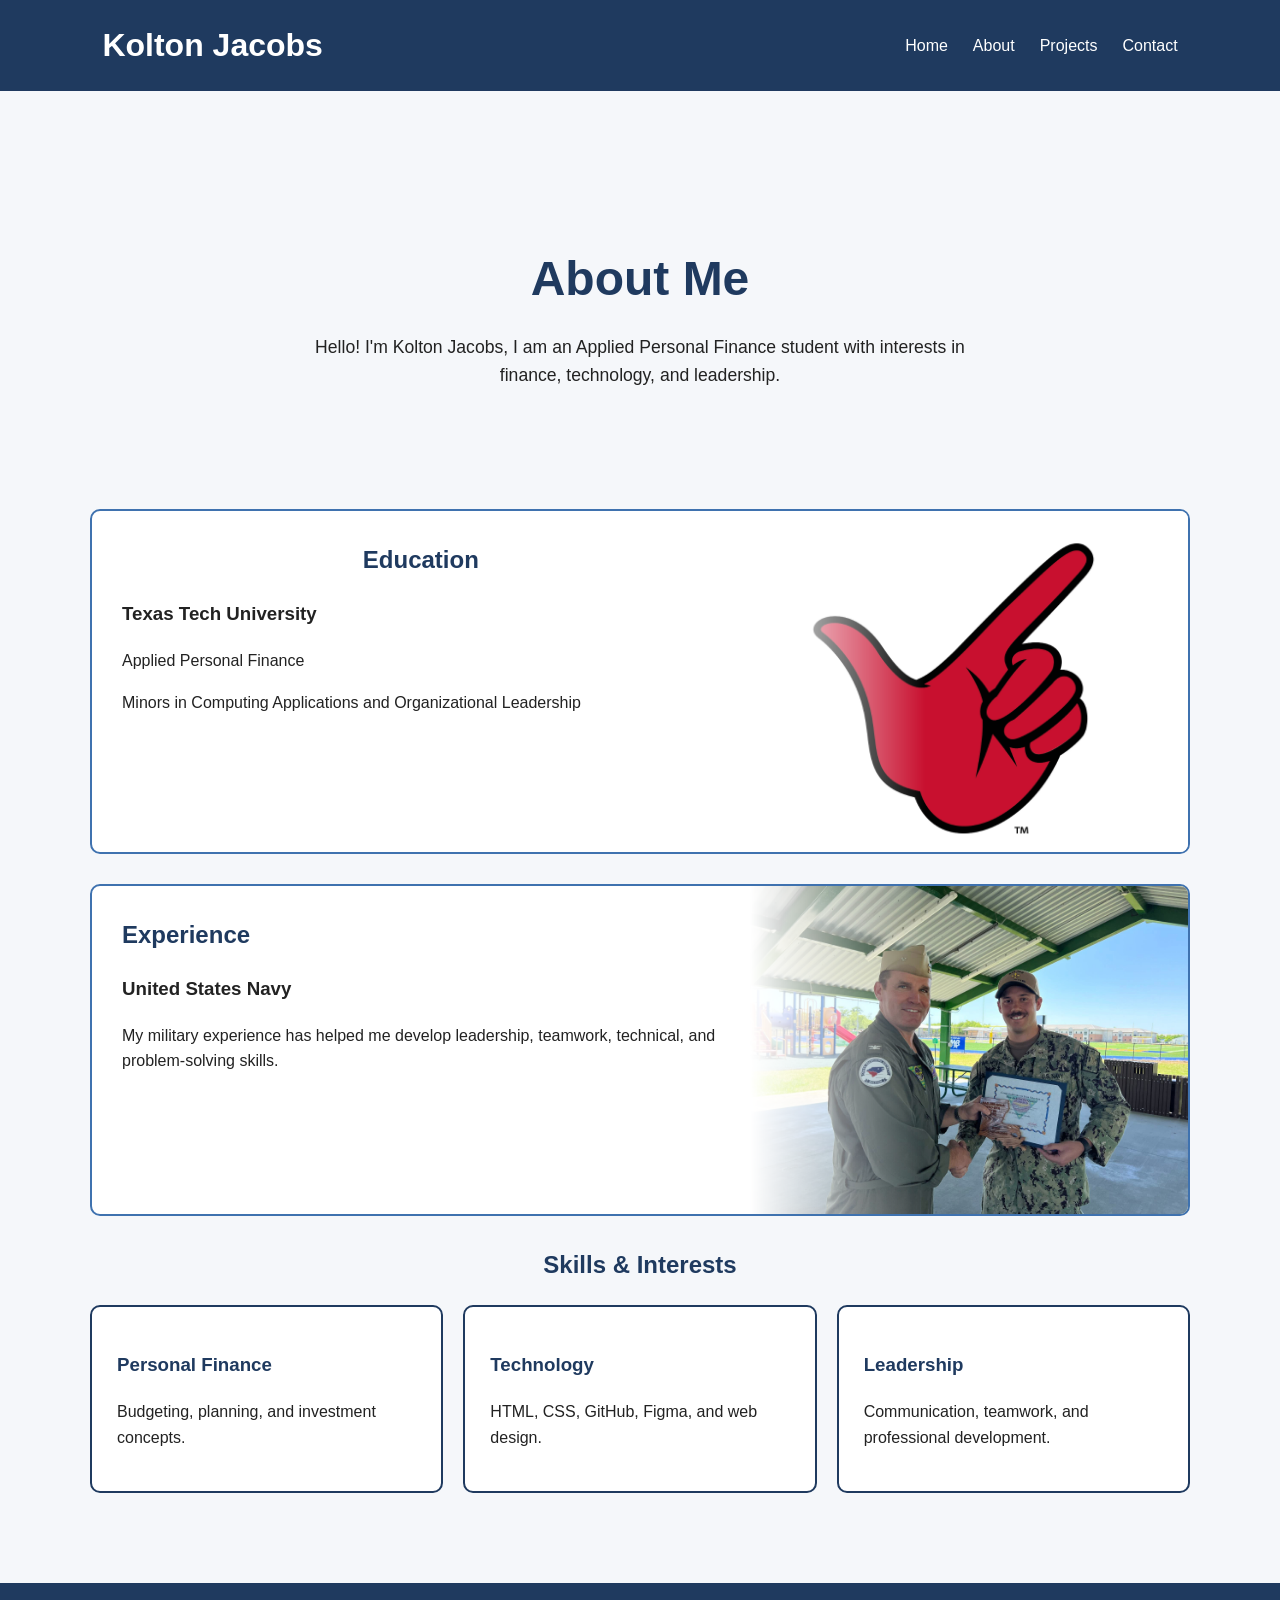
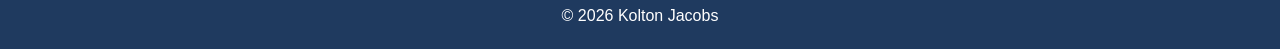
<file: project-02/about.html>
<head>
    <meta charset="UTF-8">
    <meta name="viewport" content="width=device-width, initial-scale=1.0">
    <title>About | Kolton Jacobs</title>

    <link rel="stylesheet" href="./style.css">
</head>

<body>

    <header>
        <h1>Kolton Jacobs</h1>

        <nav>
            <a href="index.html">Home</a>
            <a href="about.html">About</a>
            <a href="projects.html">Projects</a>
            <a href="contact.html">Contact</a>
        </nav>
    </header>

    <main>

        <section class="page-intro">
            <h2>About Me</h2>
            <p>
                Hello! I'm Kolton Jacobs, I am an Applied Personal Finance student
                with interests in finance, technology, and leadership.
            </p>
        </section>

        <section class="education">

            <div class="education-text">
                <h2>Education</h2>

                <h3>Texas Tech University</h3>

                <p>
                    Applied Personal Finance
                </p>

                <p>
                    Minors in Computing Applications and
                    Organizational Leadership
                </p>
            </div>

            <div class="education-image">
                <img src="./images/wreckem.png"
                     alt="TTU Guns Up hand sign">
            </div>

        </section>

        <section class="navy-career">

            <div class="navy-career-text">
                <h2>Experience</h2>

                <h3>United States Navy</h3>

                <p>
                    My military experience has helped me develop
                    leadership, teamwork, technical, and
                    problem-solving skills.
                </p>
            </div>

            <div class="navy-career-image">
                <img src="./images/navy.JPG"
                    alt="United States Navy award image">
            </div>

        </section>

        <section class="skills">
            <h2>Skills & Interests</h2>

            <div class="skill-container">

                <div class="skill-card">
                    <h3>Personal Finance</h3>
                    <p>Budgeting, planning, and investment concepts.</p>
                </div>

                <div class="skill-card">
                    <h3>Technology</h3>
                    <p>HTML, CSS, GitHub, Figma, and web design.</p>
                </div>

                <div class="skill-card">
                    <h3>Leadership</h3>
                    <p>Communication, teamwork, and professional development.</p>
                </div>

            </div>
        </section>

    </main>

    <footer>
        <p>&copy; 2026 Kolton Jacobs</p>
    </footer>

</body>
</file>
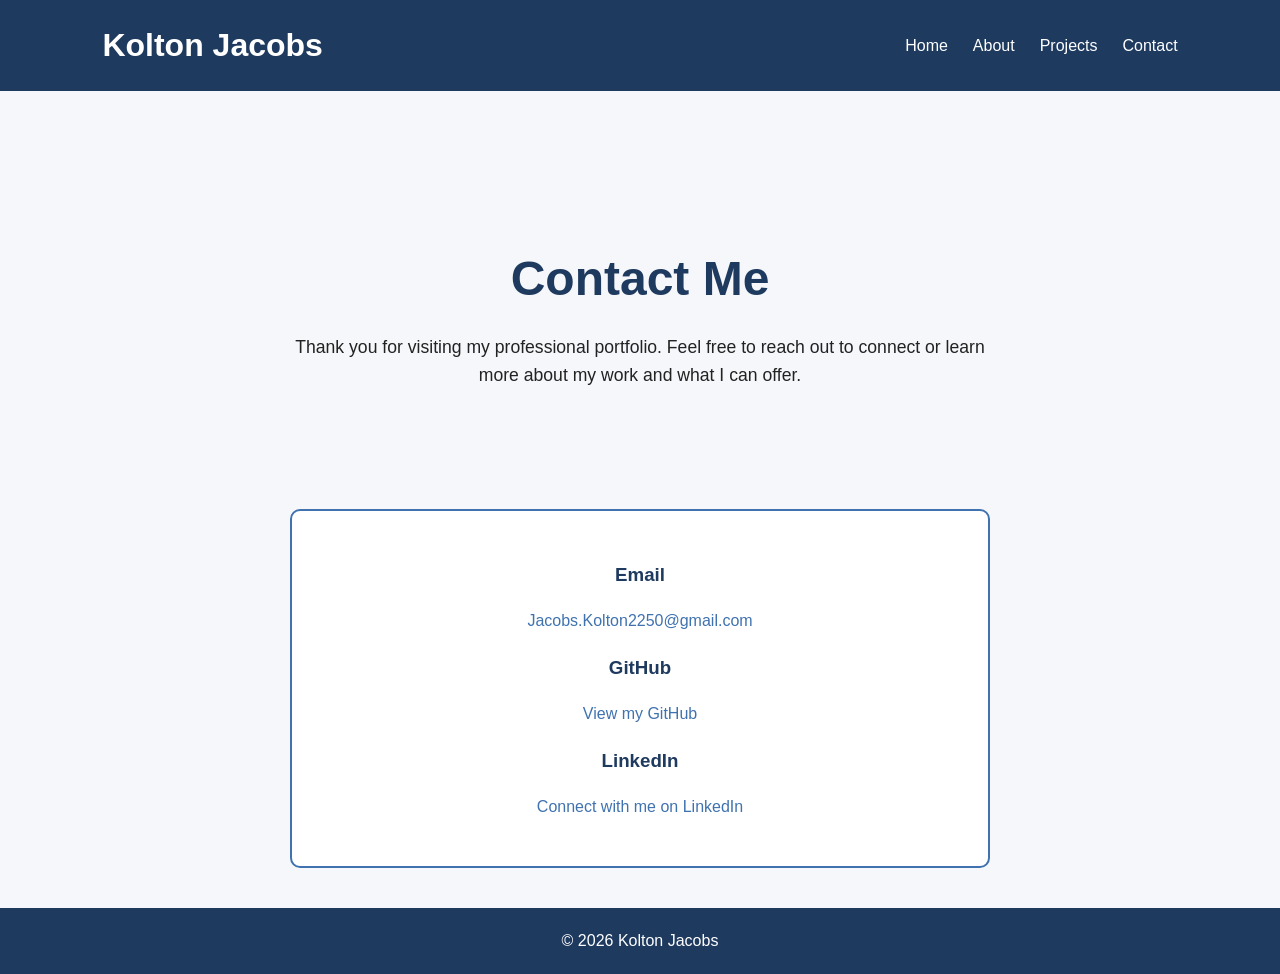
<file: project-02/contact.html>
<head>
    <meta charset="UTF-8">
    <meta name="viewport" content="width=device-width, initial-scale=1.0">
    <title>Contact | Kolton Jacobs</title>

    <link rel="stylesheet" href="./style.css">
</head>

<body>

    <header>
        <h1>Kolton Jacobs</h1>

        <nav>
            <a href="index.html">Home</a>
            <a href="about.html">About</a>
            <a href="projects.html">Projects</a>
            <a href="contact.html">Contact</a>
        </nav>
    </header>

    <main>

        <section class="page-intro">
            <h2>Contact Me</h2>

            <p>
                Thank you for visiting my professional portfolio. Feel free to reach out
                to connect or learn more about my work and what I can offer.
            </p>
        </section>

        <section class="contact-info">

            <h3>Email</h3>
            <p>
                <a href="Jacobs.Kolton2250@gmail.com">
                    Jacobs.Kolton2250@gmail.com
                </a>
            </p>

            <h3>GitHub</h3>
            <p>
                <a href="https://github.com/Kolton-Jacobs/Course-Portfolio">
                    View my GitHub
                </a>
            </p>

            <h3>LinkedIn</h3>
            <p>
                <a href="https://www.linkedin.com/in/kolton-jacobs-097743251/">
                    Connect with me on LinkedIn
                </a>
            </p>

        </section>

    </main>
    
    <footer>
        <p>&copy; 2026 Kolton Jacobs</p>
    </footer>

 </body>
</file>
<file: exercise-04/style.css>
* {
  box-sizing: border-box;
}

body {
  font-family: Arial, sans-serif;
  background-color: #dbeafe;
  margin: 0;
  padding: 40px;
}

.card {
  max-width: 600px;
  margin: 0 auto;
  padding: 32px;
  background-color: white;
  border: 4px solid #224f70;
}

.card h1 {
  color: #224f70;
  font-size: 36px;
  margin: 0 0 20px 0;
}

.card p {
  color: #333333;
  font-size: 18px;
  margin: 0;
}
</file>
<file: exercise-06/style.css>
* {
    box-sizing: border-box;
}

html,
body {
    min-height: 100vh;
    margin: 0;
}

body {
    font-family: "Times New Roman", serif;
    line-height: 2;
    display: flex;
    justify-content: center;
    align-items: flex-start;
    padding: 32px 0;
}

main {
    max-width: 800px;
    width: 90%;
    padding: 16px;
    border: 1px solid rgba(0, 0, 0, 0.25);
}

h1 {
    font-weight: normal;
    color: #00ff00;
    font-size: 72px;
    line-height: 1em;
    margin-top: 48px;
    margin-bottom: 48px;
    text-align: center;
}

h2 {
    font-size: 24px;
    margin-top: 48px;
    margin-bottom: 16px;
    border-bottom: 1px solid rgba(0, 0, 0, 1);
    padding-bottom: 16px;
}

p {
    margin-bottom: 16px;
}

.screenshot-container {
    margin: 32px 0;
    padding: 16px;
    border: 1px solid rgba(0, 0, 0, 1);
    text-align: center;
}

.screenshot-container img {
    max-width: 100%;
    height: auto;
    display: block;
    margin: 0 auto;
    border: 1px solid rgba(0, 0, 0, 0.25);
}
</file>
<file: exercise-07/style.css>
* {
    box-sizing: border-box;
}

html,
body {
    min-height: 100vh;
    margin: 0;
}

body {
    font-family: Arial, sans-serif;
    background-color: #121212;
    color: white;
    line-height: 2;
    display: flex;
    justify-content: center;
    align-items: flex-start;
    padding: 32px 0;
}

main {
    max-width: 1200px;
    width: 90%;
    padding: 16px;
    border: 1px solid rgba(0, 0, 0, 0.25);
}

h1 {
    font-weight: normal;
    font-size: 48px;
    line-height: 1em;
    margin-top: 48px;
    margin-bottom: 48px;
    text-align: center;
}

main>p {
    margin-bottom: 32px;
    text-align: center;
    max-width: 800px;
    margin-left: auto;
    margin-right: auto;
}

.collection-grid {
    margin: 48px 0;
    display: flex;
    flex-wrap: wrap;
    gap: 20px;
}

.collection-card {
    border: 1px solid rgba(0, 0, 0, 0.25);
    background-color: #242424;
    padding: 20px;
    flex: 1 1 300px;
}

.collection-card img {
    width: 100%;
    height: auto;
    display: block;
    border: 1px solid rgba(0, 0, 0, 0.25);
    border-radius: 8px;
    margin-bottom: 16px;
}

.collection-card h2 {
    font-size: 24px;
    font-weight: bold;
    margin-top: 0;
    margin-bottom: 8px;
    line-height: 1.2;
}

.collection-card .details {
    font-size: 14px;
    color: rgba(0, 0, 0, 0.6);
    margin-bottom: 16px;
    font-style: italic;
}

.collection-card .description {
    font-size: 16px;
    margin-bottom: 0;
    line-height: 1.6;
}

@media (width >= 480px) {

    .collection-card {
        flex-basis: 45%;
    }

}

@media (width >= 1024px) {

    .collection-card {
        flex-basis: 30%;
    }

}
</file>
<file: exercise-08/style.css>
* {
    margin: 0;
    padding: 0;
    box-sizing: border-box;
}

body {
    font-family: "Times New Roman", serif;
    line-height: 2;
    background-color: #fafafa;
    color: #1F2937;
    padding: 32px 16px;
}

.container {
    max-width: 800px;
    margin: 0 auto;
    display: flex;
    flex-direction: column;
    gap: 48px;
}

h1 {
    font-size: 48px;
    line-height: 1em;
    font-weight: normal;
    text-align: center;
    margin-bottom: 16px;
}

.subtitle {
    text-align: center;
    font-size: 16px;
    color: #6B7280;
    margin-bottom: 32px;
}

h2 {
    font-size: 24px;
    font-weight: normal;
    border-bottom: 1px solid rgba(0, 0, 0, 1);
    padding-bottom: 8px;
    margin-bottom: 16px;
}

.button-section {
    padding: 32px;
    background-color: #ffffff;
    border: 1px solid rgba(0, 0, 0, 0.25);
}

.button-section p {
    font-size: 16px;
    margin-bottom: 24px;
}

button {
    font-family: "Times New Roman", serif;
    font-size: 16px;
    cursor: pointer;
    border-radius: 0;
}

.button-01 {
    background-color: #0066CC;
    color: #ffffff;
    padding: 16px 32px;
    border: 2px solid #0066CC;
    transition: background-color 0.3s ease, color 0.3s ease, border-color 0.3s ease;
}

.button-01:hover {
    background-color: #ffffff;
    color: #0066CC;
    border-color: #0066CC;
}

.button-02 {
    background-color: #0e6027;
    color: #ffffff;
    padding: 16px 32px;
    border: 2px solid #0e6027;
    transition: transform 0.3s ease, box-shadow 0.3s ease;
}

.button-02:hover {
    transform: translateY(-4px);
    box-shadow: 0 8px 16px rgba(0, 0, 0, 0.2);
}

.button-03 {
    background-color: #3498db;
    color: white;
    padding: 12px 24px;
    border: 2px solid #3498db;
    font-family: Arial, sans-serif;
    cursor: pointer;
    transition: all 0.3s ease;
}

.button-03:hover {
    transform: scale(1.2);
    background-color: #2980b9;
    border-color: #2980b9;
}

.button-04 {
    background-color: #e74c3c;
    color: white;
    padding: 12px 24px;
    border: 2px solid #e74c3c;
    font-family: Arial, sans-serif;
    cursor: pointer;
    transition: all 0.5s ease-in-out;
}

.button-04:hover {
    transform: scale(0.8);
    background-color: #c0392b;
    border-color: #c0392b;
}

.button-05 {
    background-color: #9b59b6;
    color: white;
    padding: 12px 24px;
    border: 2px solid #9b59b6;
    font-family: Arial, sans-serif;
    cursor: pointer;
    transition: background-color 0.3s ease;
}

.button-05:hover {
    background-color: #8e44ad;
    animation: pulse 0.8s infinite;
}

@keyframes pulse {
    0% {
        transform: scale(1);
        box-shadow: 0 0 0 0 rgba(155, 89, 182, 0.7);
    }

    50% {
        transform: scale(1.1);
        box-shadow: 0 0 15px 5px rgba(155, 89, 182, 0.4);
    }

    100% {
        transform: scale(1);
        box-shadow: 0 0 0 0 rgba(155, 89, 182, 0);
    }
}

.button-06 {
    position: relative;
    overflow: hidden;
    background-color: #107c10;
    color: white;
    padding: 12px 28px;
    border: 2px solid #107c10;
    font-family: Arial, sans-serif;
    font-size: 16px;
    cursor: pointer;
    transition: transform 0.3s ease, box-shadow 0.3s ease;
}

.button-06::before {
    content: "";
    position: absolute;
    top: 0;
    left: -100%;
    width: 50%;
    height: 100%;
    background: rgba(255, 255, 255, 0.4);
    transform: skewX(-25deg);
    transition: left 0.5s ease;
}

.button-06:hover {
    transform: scale(1.08);
    box-shadow: 0 0 15px rgba(16, 124, 16, 0.7);
}

.button-06:hover::before {
    left: 150%;
}
</file>
<file: exercise-09/css/style.css>
* {
  margin: 0;
  padding: 0;
  box-sizing: border-box;
}

body {
  font-family: "Times New Roman", serif;
  font-size: 16px;
  line-height: 2;
  color: #111111;
  background-color: #ffffff;
  display: flex;
  justify-content: center;
  align-items: flex-start;
  min-height: 100vh;
  padding: 32px 0;
}

main {
  max-width: 800px;
  width: 100%;
  padding: 0 16px;
}

h1 {
  font-size: 3.75rem;
  font-weight: normal;
  line-height: 1em;
  letter-spacing: -0.25rem;
  text-align: center;
  margin-bottom: 24px;
  padding-bottom: 48px;
  border-bottom: 1px solid rgba(0, 0, 0, 1);
}

h2 {
  font-size: 24px;
  font-weight: normal;
  margin-top: 32px;
  margin-bottom: 16px;
  padding-bottom: 8px;
  border-bottom: 1px solid rgba(0, 0, 0, 1);
}

p {
  margin-bottom: 16px;
}

ul {
  margin-left: 32px;
  margin-bottom: 16px;
}

li {
  margin-bottom: 8px;
}

a {
  color: #0066CC;
  text-decoration: underline;
}

a:hover {
  color: #004499;
}

code {
  font-family: monospace;
  background-color: #f5f5f5;
  padding: 2px 6px;
  border: 1px solid rgba(0, 0, 0, 0.25);
}

.nav-simple {
  position: fixed;
  left: 32px;
  top: 32px;
  width: 200px;
}

.nav-simple ul {
  list-style: none;
  margin: 0;
  padding: 0;
}

.nav-simple li {
  margin-bottom: 8px;
}

.nav-simple a {
  display: block;
  padding: 8px 16px;
  color: #0066CC;
  text-decoration: none;
  background-color: #fafafa;
  border: 1px solid rgba(0, 0, 0, 0.25);
  transition: background-color 0.3s ease, color 0.3s ease;
}

.nav-simple a:hover {
  background-color: #0066CC;
  color: #ffffff;
}

.nav-simple+main {
  margin-left: 232px;
}

.nav-horizontal {
  position: fixed;
  top: 0;
  left: 0;
  right: 0;
  background-color: #333333;
  padding: 0 32px;
  box-shadow: 0 2px 4px rgba(0, 0, 0, 0.1);
  z-index: 1000;
}

.nav-horizontal ul {
  list-style: none;
  margin: 0;
  padding: 0;
  display: flex;
  gap: 32px;
}

.nav-horizontal li {
  margin-bottom: 0;
}

.nav-horizontal a {
  display: block;
  padding: 16px 0;
  color: #ffffff;
  text-decoration: none;
  transition: color 0.3s ease;
}

.nav-horizontal a:hover {
  color: #0066CC;
}

.nav-horizontal+main {
  margin-top: 80px;
}

.nav-custom {
  margin-top: 20px;
}

.nav-custom ul {
  display: flex;
  justify-content: center;   
  gap: 15px;
  list-style: none;
  padding: 0;
}

.nav-custom li {
  display: inline-block;
}

.nav-custom a {
  display: block;
  padding: 10px 20px;
  background-color: #0066CC;
  color: white;
  text-decoration: none;
  border-radius: 8px;
  transition: 0.3s;
}

.nav-custom a:hover {
  background-color: #003366;
  transform: translateY(-3px);
}

@media (width >=480px) {}

@media (width >=1024px) {}
</file>
<file: project-01/style.css>
:root {
    --primary-color: #1f3a5f;
    --secondary-color: #3f72af;
    --background-color: #f5f7fa;
    --text-color: #222222;
    --light-color: #ffffff;
}

* {
    box-sizing: border-box;
}

header {
    display: flex;
    justify-content: space-between;
    align-items: center;

    padding: 20px 8%;

    background-color: var(--primary-color);
    color: var(--light-color);
}

body {
    margin: 0;
    font-family: Arial, sans-serif;
    background-color: var(--background-color);
    color: var(--text-color);
    line-height: 1.6;
}

nav {
    display: flex;
    gap: 25px;
}

nav a {
    color: var(--light-color);
    text-decoration: none;

    transition: 0.3s;
}

nav a:hover {
    color: var(--secondary-color);
}

@media (max-width: 768px) {

    header {
        flex-direction: column;
    }

    nav {
        flex-direction: column;
        align-items: center;
        gap: 10px;
    }

}

#skills {
    padding: 60px 8%;
}

.skill-container {
    display: flex;
    gap: 20px;
    flex-wrap: wrap;
}

.skill-card {
    flex: 1;
    min-width: 200px;

    padding: 25px;

    background-color: var(--light-color);

    border: 2px solid var(--primary-color);
    border-radius: 10px;

    transition: transform 0.3s ease,
                box-shadow 0.3s ease;
}

.skill-card:hover {
    transform: translateY(-8px);
    box-shadow: 0 8px 15px rgba(0, 0, 0, 0.2);
}

.skill-card h3 {
    color: var(--primary-color);
}

#projects {
    padding: 60px 8%;
}

.project-container {
    display: flex;
    gap: 20px;
    flex-wrap: wrap;
}

.project-card {
    flex: 1;
    min-width: 200px;

    padding: 25px;

    background-color: var(--light-color);

    border: 2px solid var(--secondary-color);
    border-radius: 10px;

    transition: transform 0.3s ease,
                background-color 0.3s ease;
}

.project-card:hover {
    transform: scale(1.03);
    background-color: #e8eef5;
}

.project-card h3 {
    color: var(--primary-color);
}

.project-card a {
    color: var(--secondary-color);
    font-weight: bold;
    text-decoration: none;

    transition: color 0.3s ease;
}

.project-card a:hover {
    color: var(--primary-color);
}

#about {
    padding: 60px 8%;
}

#contact {
    padding: 50px 8%;
}
</file>
<file: project-02/style.css>
:root {
    --primary-color: #1f3a5f;
    --secondary-color: #3f72af;
    --background-color: #f5f7fa;
    --text-color: #222222;
    --light-color: #ffffff;
}


* {
    box-sizing: border-box;
}

body {
    margin: 0;
    min-height: 100vh;

    display: flex;
    flex-direction: column;

    font-family: Arial, sans-serif;
    background-color: var(--background-color);
    color: var(--text-color);
    line-height: 1.6;
}

main {
    flex: 1;

    width: 90%;
    max-width: 1100px;

    margin: 0 auto;
    padding: 40px 0;
}

section {
    margin-bottom: 50px;
}

header {
    display: flex;
    justify-content: space-between;
    align-items: center;

    padding: 20px 8%;

    background-color: var(--primary-color);
    color: var(--light-color);
}

header h1 {
    margin: 0;
}

nav {
    display: flex;
    gap: 25px;
}

nav a {
    color: var(--light-color);
    text-decoration: none;

    transition: color 0.3s ease;
}

nav a:hover {
    color: #a9c7e8;
}

.hero {
    text-align: center;
    padding: 70px 20px;
}

.hero h2 {
    margin-bottom: 15px;

    font-size: 3rem;
    color: var(--primary-color);
}

.hero p {
    max-width: 700px;

    margin: 0 auto 30px;

    font-size: 1.1rem;
}

.page-intro {
    text-align: center;
    padding: 70px 20px;
}

.page-intro h2 {
    margin-bottom: 15px;

    font-size: 3rem;
    color: var(--primary-color);
}

.page-intro p {
    max-width: 700px;

    margin: 0 auto;

    font-size: 1.1rem;
}

.button {
    display: inline-block;

    margin: 5px;
    padding: 12px 24px;

    background-color: var(--secondary-color);
    color: var(--light-color);

    text-decoration: none;
    border-radius: 6px;

    transition: transform 0.3s ease,
                box-shadow 0.3s ease,
                background-color 0.3s ease;
}

.button:hover {
    background-color: var(--primary-color);

    transform: translateY(-3px);

    box-shadow: 0 6px 12px rgba(0, 0, 0, 0.2);
}

.featured-skills h2,
.skills h2,
.projects h2,
.education h2,
.experience h2,
.contact-info h2 {
    text-align: center;
    color: var(--primary-color);
}

.skill-container {
    display: flex;
    flex-wrap: wrap;

    gap: 20px;
}

.skill-card {
    flex: 1;
    min-width: 200px;

    padding: 25px;

    background-color: var(--light-color);

    border: 2px solid var(--primary-color);
    border-radius: 10px;

    transition: transform 0.3s ease,
                box-shadow 0.3s ease;
}

.skill-card:hover {
    transform: translateY(-8px);

    box-shadow: 0 8px 15px rgba(0, 0, 0, 0.2);
}

.skill-card h3 {
    color: var(--primary-color);
}

.education,
.navy-career {
    display: flex;
    align-items: stretch;

    min-height: 250px;
    margin-bottom: 30px;

    background-color: var(--light-color);

    border: 2px solid var(--secondary-color);
    border-radius: 10px;

    overflow: hidden;
}

.education-text,
.navy-career-text {
    flex: 1;

    padding: 30px;
    
    position: relative;
    z-index: 2;
}

.education-text h2,
.navy-career-text h2 {
    margin-top: 0;

    color: var(--primary-color);
}

.education-image,
.navy-career-image {
    width: 40%;
}

.education-image img,
.navy-career-image img {
    width: 100%;
    height: 100%;

    object-fit: cover;

    display: block;

    -webkit-mask-image: linear-gradient(
        to right,
        transparent,
        black 40%
    );

    mask-image: linear-gradient(
        to right,
        transparent,
        black 40%
    );
}

.project-container {
    display: flex;
    flex-wrap: wrap;

    gap: 20px;
}

.project-card {
    flex: 1;
    min-width: 250px;

    padding: 25px;

    background-color: var(--light-color);

    border: 2px solid var(--secondary-color);
    border-radius: 10px;

    transition: transform 0.3s ease,
                background-color 0.3s ease,
                box-shadow 0.3s ease;
}

.project-card:hover {
    transform: translateY(-5px);

    background-color: #e8eef5;

    box-shadow: 0 8px 15px rgba(0, 0, 0, 0.15);
}

.project-card h3 {
    color: var(--primary-color);
}

.project-card a {
    color: var(--secondary-color);

    font-weight: bold;
    text-decoration: none;

    transition: color 0.3s ease;
}

.project-card a:hover {
    color: var(--primary-color);
}

.project-card img {
    width: 100%;
    height: 200px;

    object-fit: contain;

    opacity: 0.65;

    border-radius: 6px;
    margin-bottom: 15px;

    transition: opacity 0.3s ease;
}

.project-card img:hover {
    opacity: 1;
}

.contact-info {
    max-width: 700px;

    margin: 0 auto;
    padding: 30px;

    text-align: center;

    background-color: var(--light-color);

    border: 2px solid var(--secondary-color);
    border-radius: 10px;
}

.contact-info h3 {
    color: var(--primary-color);
}

.contact-info a {
    color: var(--secondary-color);
    text-decoration: none;

    transition: color 0.3s ease;
}

.contact-info a:hover {
    color: var(--primary-color);
}

footer {
    padding: 20px;

    text-align: center;

    background-color: var(--primary-color);
    color: var(--light-color);
}

footer p {
    margin: 0;
}

@m/* ========================================
   RESPONSIVE DESIGN
   ======================================== */

@media (max-width: 768px) {

    header {
        flex-direction: column;
        text-align: center;
    }

    nav {
        flex-direction: column;
        align-items: center;

        margin-top: 15px;
        gap: 10px;
    }

    main {
        width: 92%;
        padding: 25px 0;
    }

    .hero,
    .page-intro {
        padding: 40px 10px;
    }

    .hero h2,
    .page-intro h2 {
        font-size: 2.2rem;
    }

    .skill-container,
    .project-container {
        flex-direction: column;
    }

    .skill-card,
    .project-card {
        width: 100%;
    }

    /* About page cards */

    .education,
    .navy-career {
        flex-direction: column;
    }

    .education-image,
    .navy-career-image {
        width: 100%;
        height: 200px;
    }

    .education-image img,
    .navy-career-image img {
        -webkit-mask-image: linear-gradient(
            to bottom,
            transparent,
            black 40%
        );

        mask-image: linear-gradient(
            to bottom,
            transparent,
            black 40%
        );
    }

}
@media (max-width: 768px) {

    header {
        flex-direction: column;
        text-align: center;
    }

    nav {
        flex-direction: column;
        align-items: center;

        margin-top: 15px;

        gap: 10px;
    }

    main {
        width: 92%;
        padding: 25px 0;
    }

    .hero,
    .page-intro {
        padding: 40px 10px;
    }

    .hero h2,
    .page-intro h2 {
        font-size: 2.2rem;
    }

    .skill-container,
    .project-container {
        flex-direction: column;
    }

    .skill-card,
    .project-card {
        width: 100%;
    }

    .education,
    .navy-career {
        flex-direction: column;
    }

    .education-image,
    .navy-career-image {
        width: 100%;
        height: 200px;
    }

    .education-image img,
    .navy-career-image img {
        -webkit-mask-image: linear-gradient(
            to bottom,
            transparent,
            black 40%
        );

        mask-image: linear-gradient(
            to bottom,
            transparent,
            black 40%
        );
    }
}
</file>
